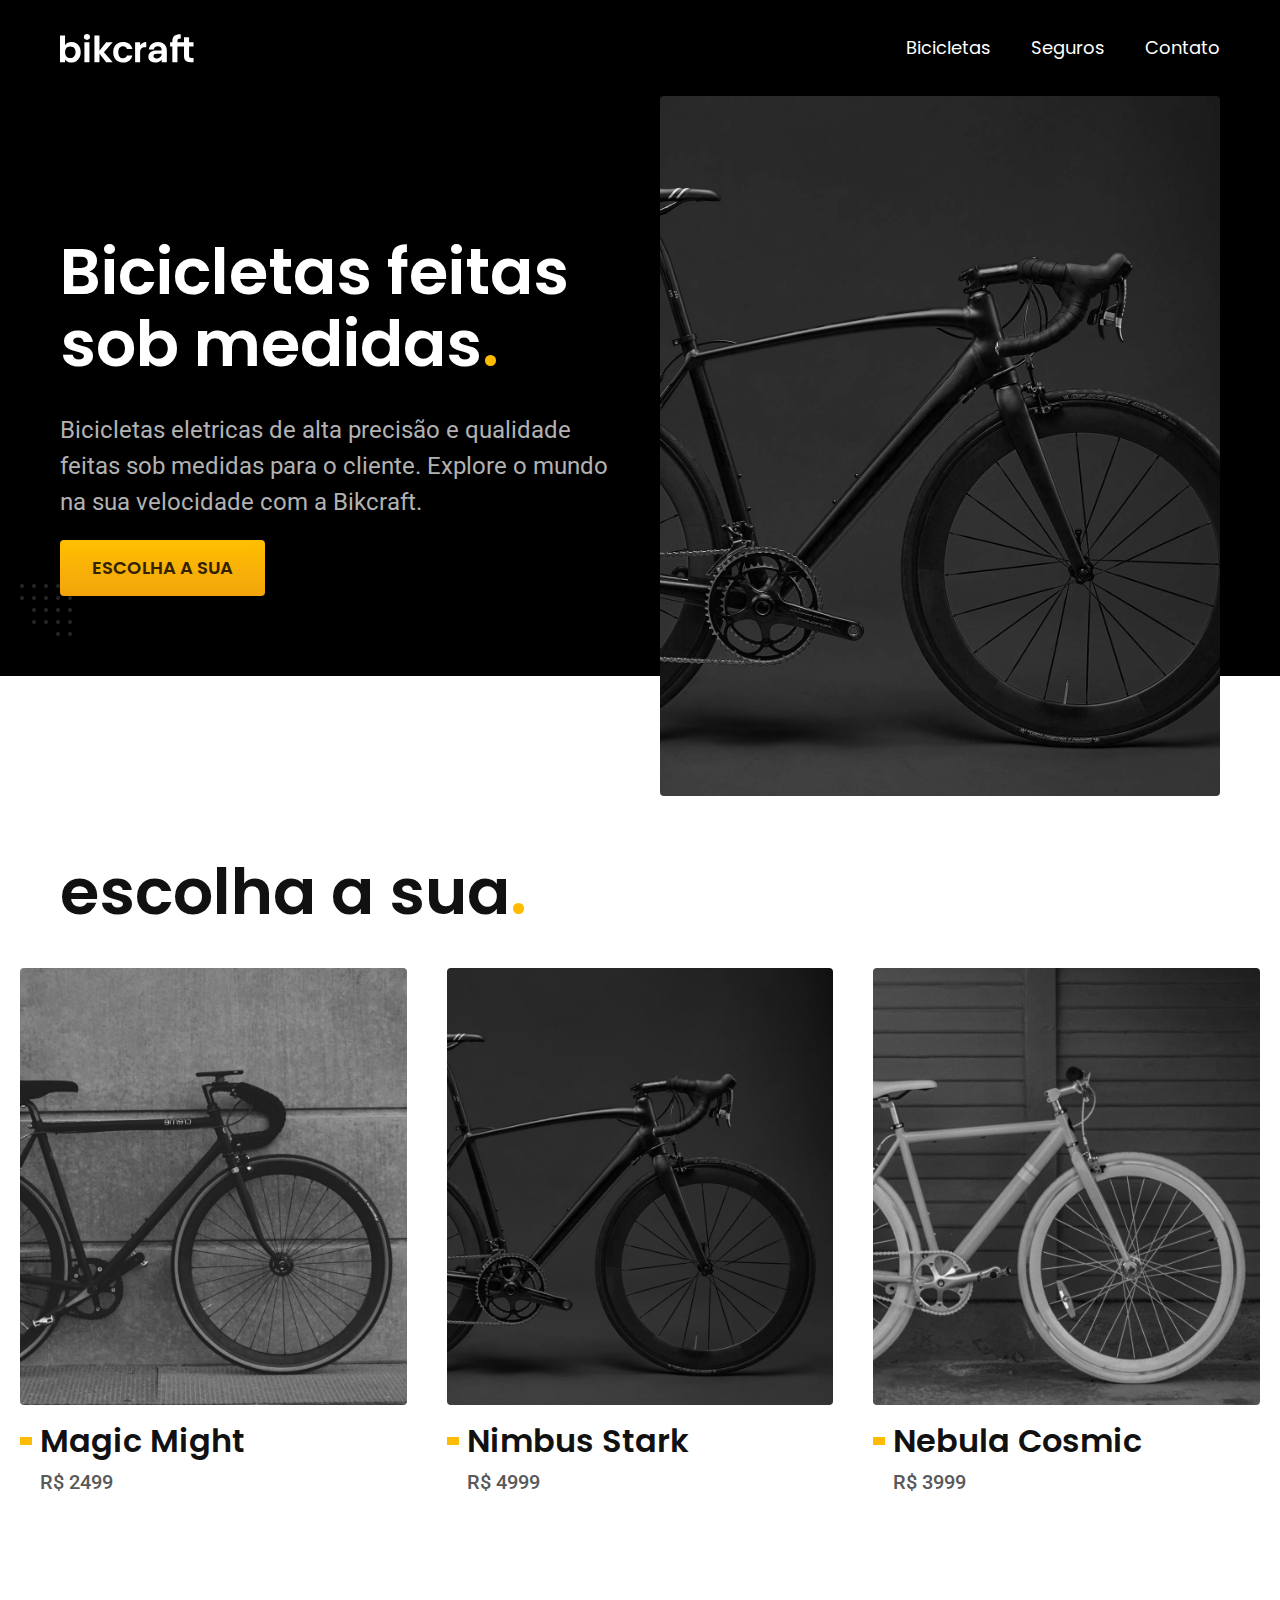
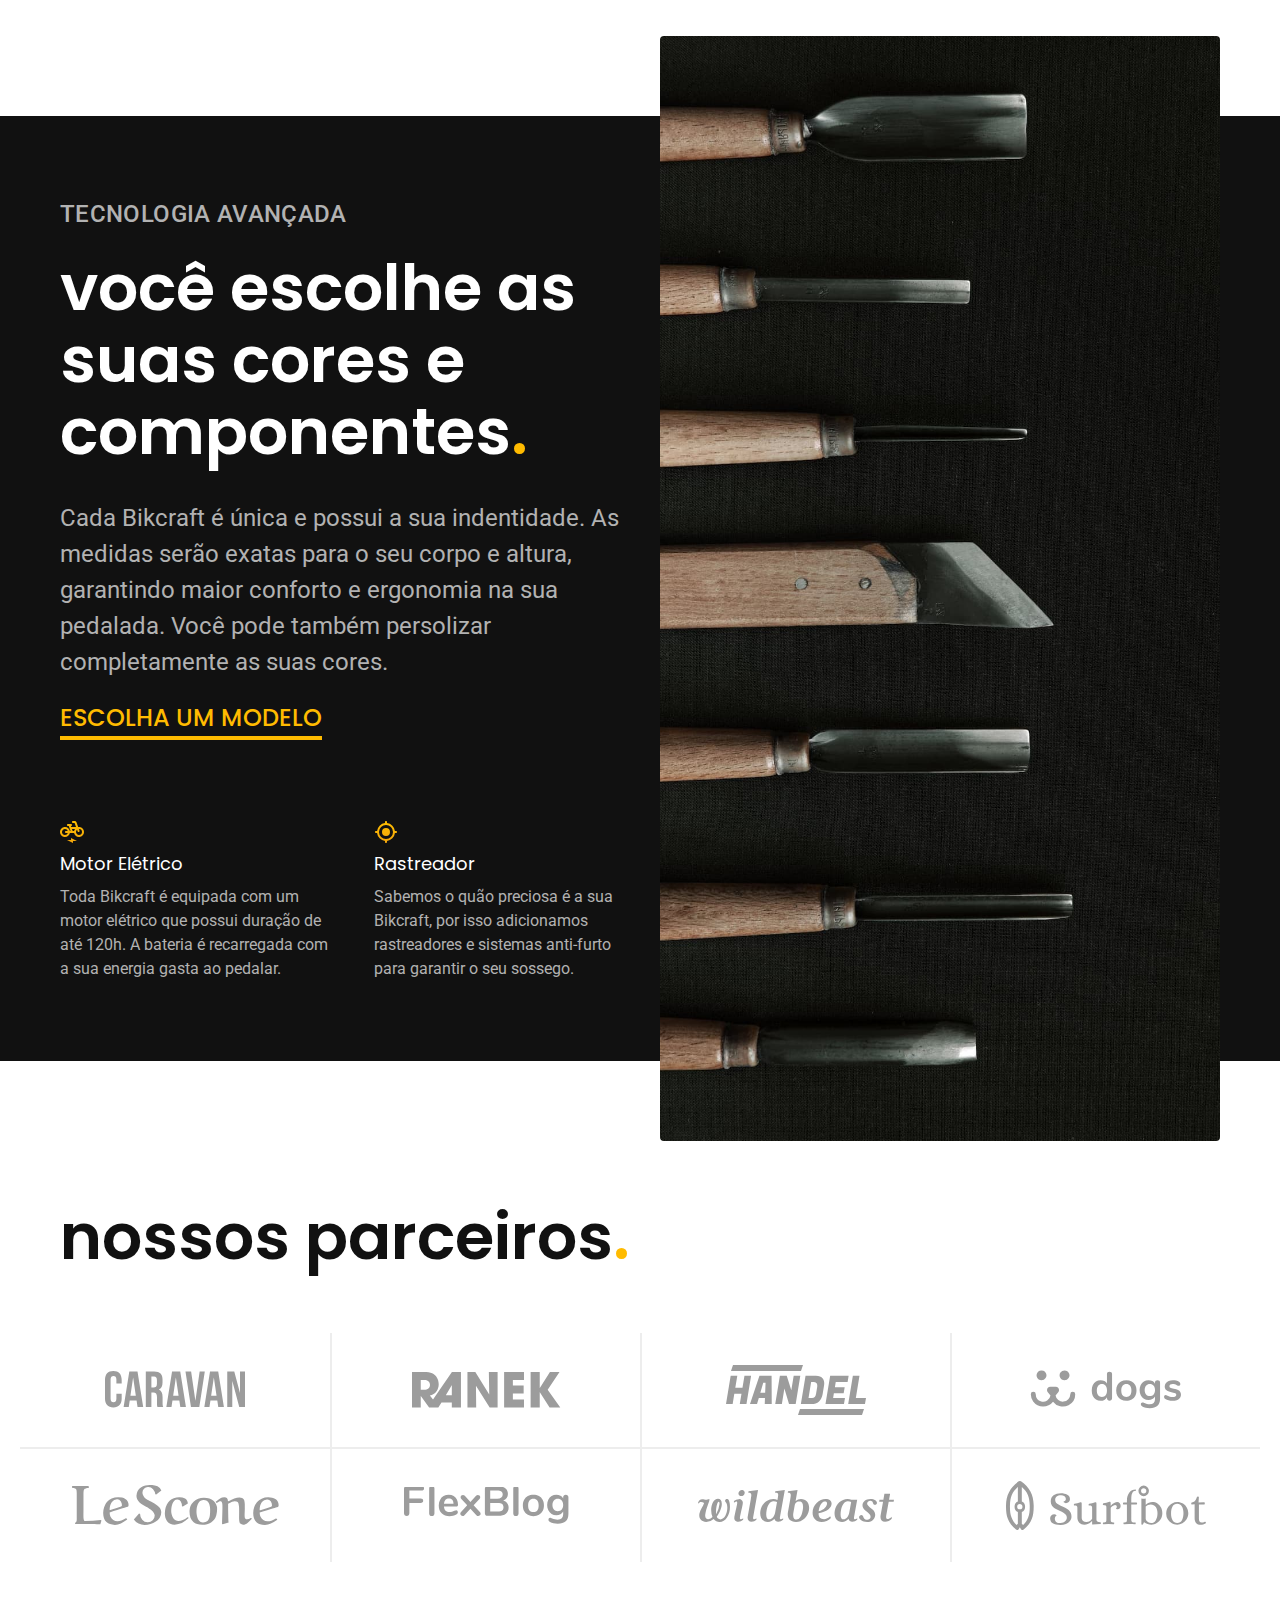
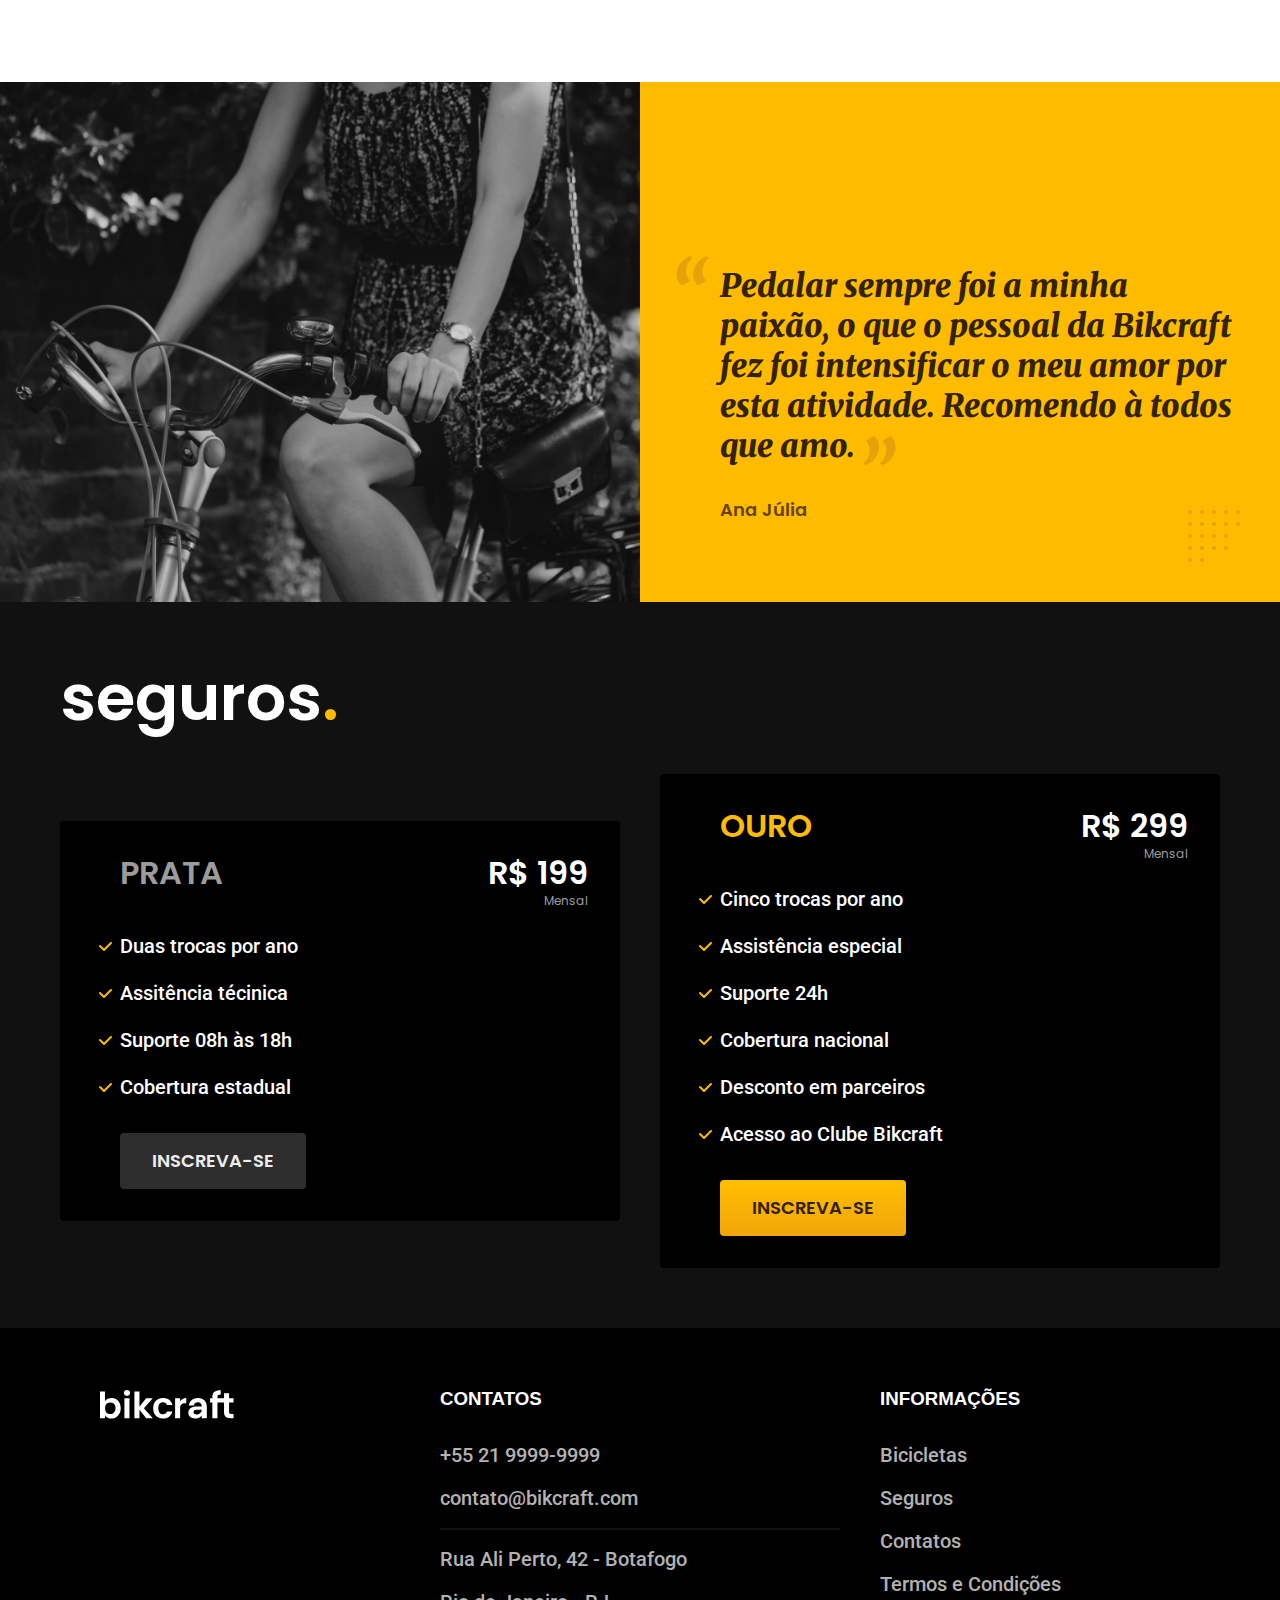
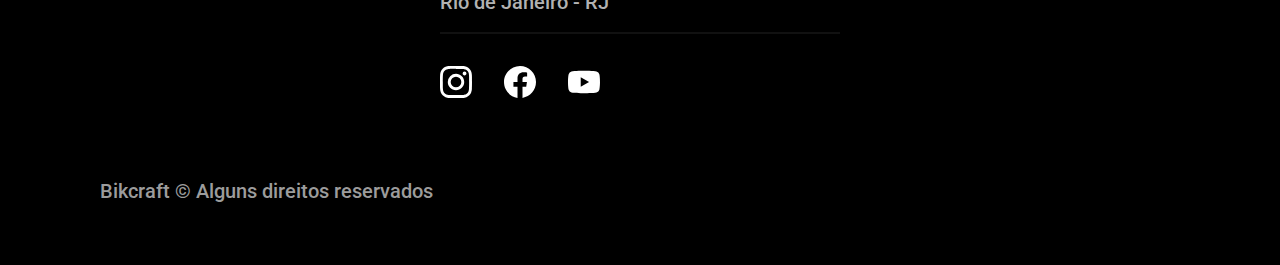
<file: index.html>
<!DOCTYPE html>
<html lang="pt-br">

<head>
  <meta charset="UTF-8">
  <meta http-equiv="X-UA-Compatible" content="IE=edge">
  <meta name="viewport" content="width=device-width, initial-scale=1.0">
  <title>Bikcraft - Bicicletas Eletricas</title>
  <meta name="description" content="Bicicletas eletricas de alta precisão e qualidade
  feitas sob medidas para o cliente. Explore o
  mundo na sua velocidade com a Bikcraft.">

  <link rel="icon" href="favicon.svg" type="image/svg+xml">
  <link rel="preload" href="./css/style.min.css" as="style">
  <link rel="stylesheet" href="./css/style.min.css">

  <link rel="preconnect" href="https://fonts.googleapis.com">
  <link rel="preconnect" href="https://fonts.gstatic.com" crossorigin>
  <link href="https://fonts.googleapis.com/css2?family=Merriweather:ital,wght@1,900&family=Poppins:wght@400;600&family=Roboto:wght@400;500&display=swap" rel="stylesheet">

  <script>document.documentElement.classList.add('js');</script>
</head>

<body>

  <header class="header-bg">
    <div class="header container">
      <a href="./"><img src="img/bikcraft.svg" width="136" height="32" alt="Bikcraft"></a>

      <nav aria-label="primaria">
        <ul class="header-menu font-1-m cor-0">
          <li><a href="./bicicletas.html">Bicicletas</a></li>
          <li><a href="./seguros.html">Seguros</a></li>
          <li><a href="./contato.html">Contato</a></li>
        </ul>
      </nav>
    </div>
  </header>

  <main class="introducao-bg">
    <div class="introducao container">
      <div class="introducao-conteudo">
        <h1 class="font-1-xxl cor-0 fadeInDown" data-anime="200">Bicicletas feitas sob medidas<span class="cor-p1">.</span></h1>
        <p class="font-2-l cor-5 fadeInDown" data-anime="400">
          Bicicletas eletricas de alta precisão e qualidade
          feitas sob medidas para o cliente. Explore o
          mundo na sua velocidade com a Bikcraft.
        </p>
        <a class="botao fadeInDown" data-anime="600" href="./bicicletas.html">Escolha a sua
        </a>
      </div>
      <picture data-anime="800" class="fadeInDown">
        <source media="(max-width: 800px)" srcset="./img/bicicletas/nimbus.jpg">
        <img src="./img/fotos/introducao.jpg" width="1280" height="1600" alt="Bicicleta elétrica preta">
      </picture>
    </div>
  </main>

  <article class="bicicletas-lista">
    <h2 class=" container font-1-xxl">escolha a sua<span class="cor-p1">.</span></h2>
    <ul>
      <li>
        <a href="./bicicletas/magic.html">
          <img src="img/bicicletas/magic-home.jpg" alt="Bicicleta preta" width="920" height="1040">
          <h3 class="font-1-xl">Magic Might</h3>
          <span class="font-2-m cor-8">R$ 2499</span>
        </a>
      </li>

      <li>
        <a href="./bicicletas/nimbus.html">
          <img src="img/bicicletas/nimbus-home.jpg" alt="Bicicleta preta" width="920" height="1040">
          <h3 class="font-1-xl">Nimbus Stark</h3>
          <span class="font-2-m cor-8">R$ 4999</span>
        </a>
      </li>

      <li>
        <a href="./bicicletas/nebula.html">
          <img src="img/bicicletas/nebula-home.jpg" alt="Bicicleta preta" width="920" height="1040">
          <h3 class="font-1-xl">Nebula Cosmic</h3>
          <span class="font-2-m cor-8">R$ 3999</span>
        </a>
      </li>

    </ul>
  </article>

  <article class="tecnologia-bg">
    <div class="tecnologia container">
      <div class="tecnologia-conteudo">
        <span class="font-2-l-b cor-5">Tecnologia Avançada</span>
        <h2 class="font-1-xxl cor-0">você escolhe as suas cores e componentes<span class="cor-p1">.</span></h2>
        <p class="font-2-l cor-5">
          Cada Bikcraft é única e possui a sua indentidade. As medidas serão exatas para o
          seu corpo e altura, garantindo maior conforto e ergonomia na sua pedalada. Você
          pode também persolizar completamente as suas cores.
        </p>
        <a class="link" href="./bicicletas.html">Escolha um modelo</a>

        <div class="tecnologia-vantagens">
          <div>
            <img src="img/icones/eletrica.svg" width="24" height="24" alt="">
            <h3 class="font-1-m cor-0">Motor Elétrico</h3>
            <p class="font-2-s cor-5">
              Toda Bikcraft é equipada com um motor elétrico que possui duração de até
              120h. A bateria é recarregada com a sua energia gasta ao pedalar.
            </p>
          </div>

          <div>
            <img src="img/icones/rastreador.svg" width="24" height="24" alt="">
            <h3 class="font-1-m cor-0">Rastreador</h3>
            <p class="font-2-s cor-5">
              Sabemos o quão preciosa é a sua Bikcraft, por isso adicionamos rastreadores e
              sistemas anti-furto para garantir o seu sossego.
            </p>
          </div>
        </div>
      </div>
      <div class="tecnologia-imagem">
        <img src="img/fotos/tecnologia.jpg" width="1200" height="1920" alt="">
      </div>

    </div>
  </article>

  <section class="parceiros" aria-label="Nossos Parceiros">
    <h2 class=" container font-1-xxl">nossos parceiros<span class="cor-p1">.</span></h2>
    <ul>
      <li><img src="img/parceiros/caravan.svg" alt="Caravan" width="140" height="38"></li>
      <li><img src="img/parceiros/ranek.svg" alt="Ranek" width="149" height="36"></li>
      <li><img src="img/parceiros/handel.svg" alt="Handel" width="140" height="50"></li>
      <li><img src="img/parceiros/dogs.svg" alt="Dogs" width="152" height="39"></li>
      <li><img src="img/parceiros/lescone.svg" alt="Lescone" width="208" height="41"></li>
      <li><img src="img/parceiros/flexblog.svg" alt="FlexBlog" width="165" height="38"></li>
      <li><img src="img/parceiros/wildbeast.svg" alt="Wildbeast" width="196" height="34"></li>
      <li><img src="img/parceiros/surfbot.svg" alt="Surfbot" width="200" height="49"></li>

    </ul>
  </section>

  <section class="depoimento" arial aria-label="Depoimento">
    <div>
      <img src="img/fotos/depoimento.jpg" width="1560" height="1360" alt="Pessoa pedalando uma bicicleta Bikcraft">
    </div>
    <div class="depoimento-conteudo">
      <blockquote class="font-1-xl cor-p5">
        <p>Pedalar sempre foi a minha paixão, o que o pessoal da
          Bikcraft fez foi intensificar o meu amor por esta atividade.
          Recomendo à todos que amo.
        </p>
      </blockquote>
      <span class="font-1-m-b cor-p4">Ana Júlia</span>
    </div>
  </section>

  <article class="seguros-bg">
    <div class="seguros container">
      <h2 class="font-1-xxl cor-0">seguros<span class="cor-p1">.</span></h2>
      <div class="seguros-item">
        <h3 class="font-1-xl cor-6">PRATA</h3>
        <span class="font-1-xl cor-0">R$ 199 <span class="font-1-xs cor-6">Mensal</span></span>
        <ul class="font-2-m cor-0">
          <li>Duas trocas por ano</li>
          <li>Assitência técinica</li>
          <li>Suporte 08h às 18h</li>
          <li>Cobertura estadual</li>
        </ul>
        <a class="botao secundario" href="./orcamento.html?tipo=seguro&produto=prata">Inscreva-se</a>
      </div>

      <div class="seguros-item">
        <h3 class="font-1-xl cor-p1">OURO</h3>
        <span class="font-1-xl cor-0">R$ 299 <span class="font-1-xs cor-6">Mensal</span></span>
        <ul class="font-2-m cor-0">
          <li>Cinco trocas por ano</li>
          <li>Assistência especial</li>
          <li>Suporte 24h</li>
          <li>Cobertura nacional</li>
          <li>Desconto em parceiros</li>
          <li>Acesso ao Clube Bikcraft</li>
        </ul>
        <a class="botao" href="./orcamento.html?tipo=seguro&produto=ouro">Inscreva-se</a>
      </div>
    </div>
  </article>

  <footer class="footer-bg">
    <div class="footer-container">
      <img class="img" src="img/bikcraft.svg" width="136" height="32" alt="Bikcraft">
      <div class="footer-contato">
        <h3 class="font-2-1-b cor-0">CONTATOS</h3>
        <ul class="font-2-m cor-5">
          <li><a href="tel:+552199999999">+55 21 9999-9999</a></li>
          <li><a href="mailto:contato@bikcraft.com">contato@bikcraft.com</a></li>
          <li>Rua Ali Perto, 42 - Botafogo</li>
          <li>Rio de Janeiro - RJ</li>
        </ul>
        <div class="footer-redes">
          <a href="./">
            <img src="img/redes/instagram.svg" width="32" height="32" alt="Instagram">
          </a>
          <a href="./">
            <img src="img/redes/facebook.svg" width="32" height="32" alt="Facebook">
          </a>
          <a href="./">
            <img src="img/redes/youtube.svg" width="32" height="32" alt="Youtube">
          </a>
        </div>
      </div>
      <div class="footer-informacoes">
        <h3 class="font-2-1-b cor-0">INFORMAÇÕES</h3>
        <nav>
          <ul class="font-2-m cor-5">
            <li><a href="./bicicletas.html">Bicicletas</a></li>
            <li><a href="./seguros.html">Seguros</a></li>
            <li><a href="./contato.html">Contatos</a></li>
            <li><a href="./termos.html">Termos e Condições</a></li>
          </ul>
        </nav>
      </div>
      <p class=" footer-copy font-2-m cor-6">Bikcraft © Alguns direitos reservados</p>
    </div>
  </footer>
  <script src="js/pluguins/simple-anime.js"></script>
  <script src="./js/script.js"></script>
</body>

</html>
</file>
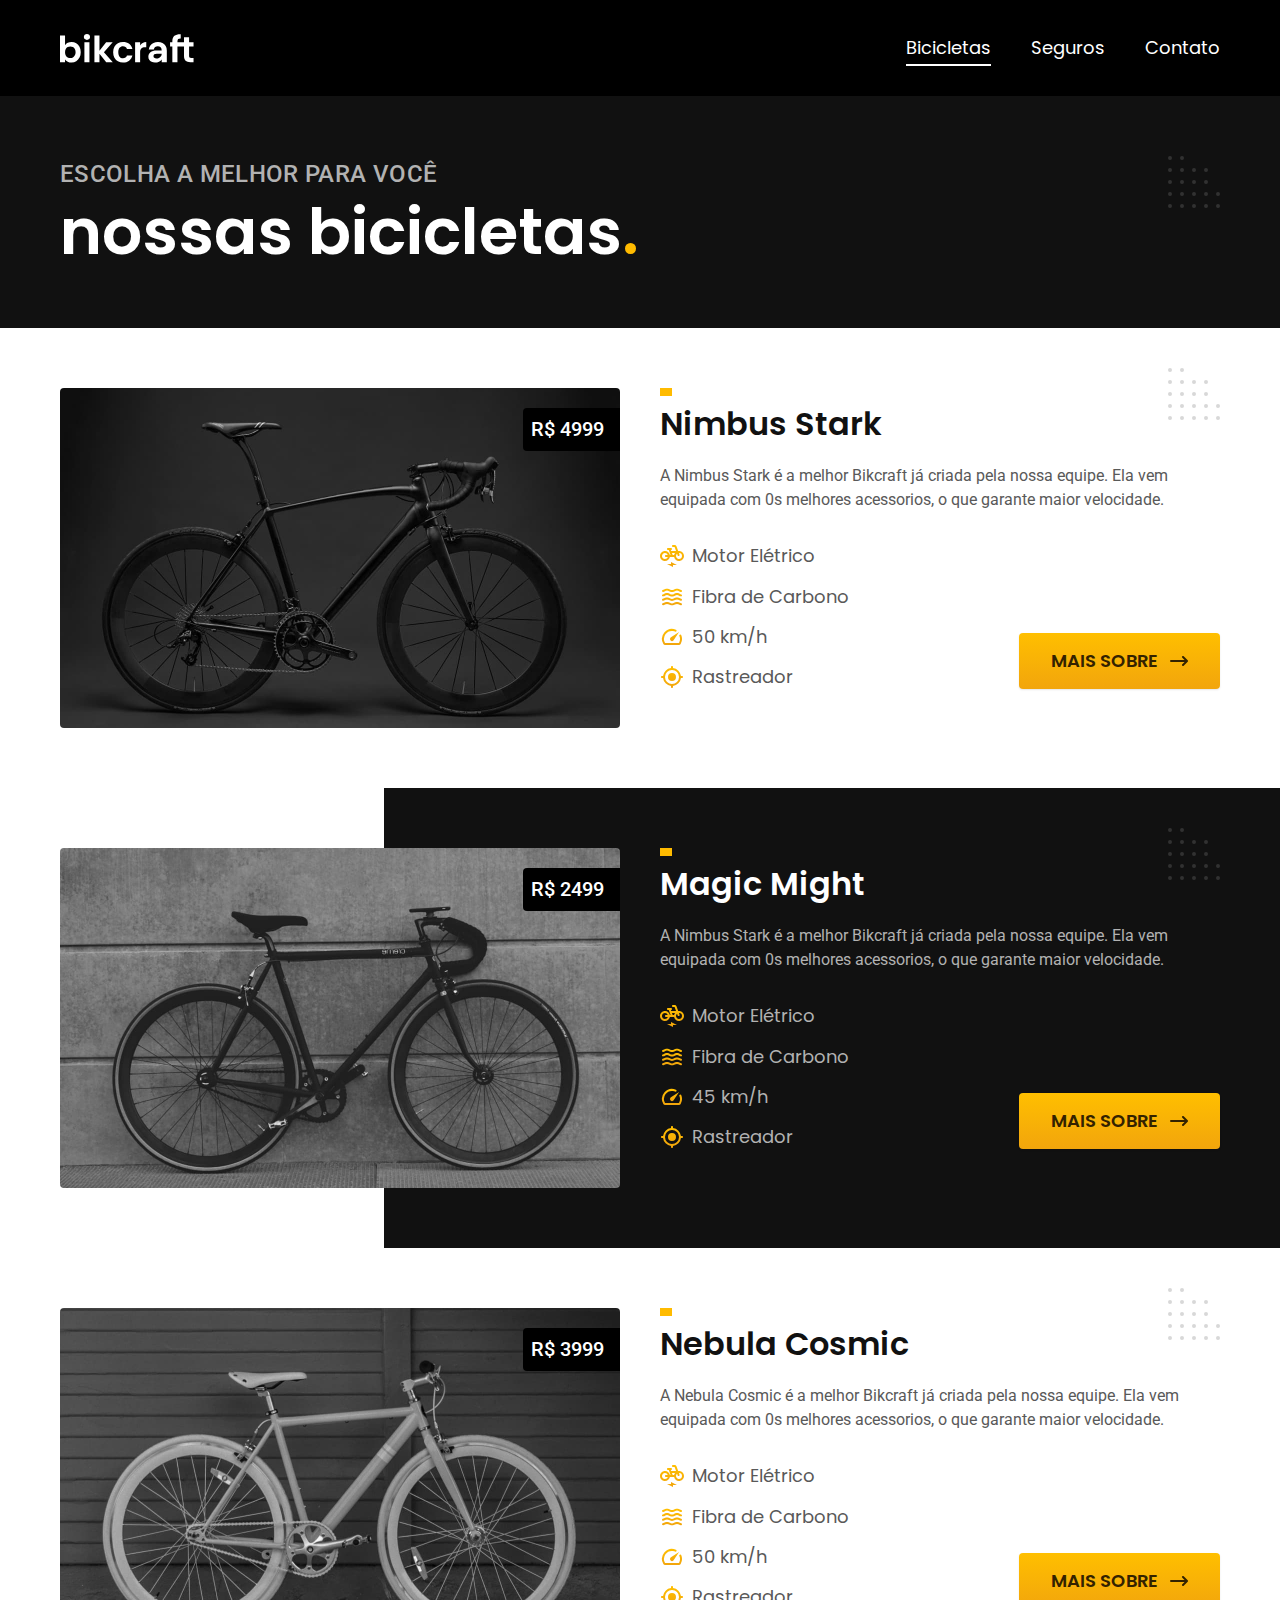
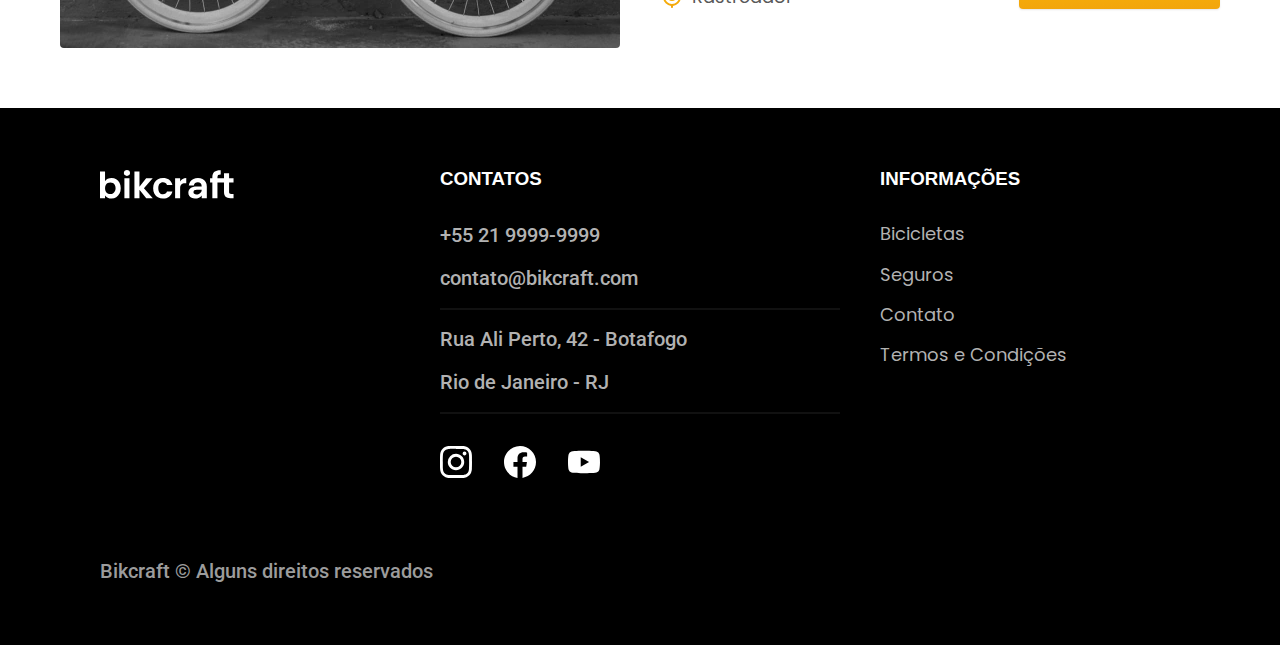
<file: bicicletas.html>
<!DOCTYPE html>
<html lang="pt-br">

<head>
  <meta charset="UTF-8">
  <meta http-equiv="X-UA-Compatible" content="IE=edge">
  <meta name="viewport" content="width=device-width, initial-scale=1.0">
  <title>Bicicletas | Bikcraft</title>
  <meta name="description" content="Termos e Condições.">
  <link rel="icon" href="favicon.svg" type="image/svg+xml">
  <link rel="preload" href="./css/style.min.css" as="style">
  <link rel="stylesheet" href="./css/style.min.css">
  <link rel="preconnect" href="https://fonts.googleapis.com">
  <link rel="preconnect" href="https://fonts.gstatic.com" crossorigin>
  <link href="https://fonts.googleapis.com/css2?family=Merriweather:ital,wght@1,900&family=Poppins:wght@400;600&family=Roboto:wght@400;500&display=swap" rel="stylesheet">
  <script>document.documentElement.classList.add('js');</script>
</head>

<body id="bicicletas">

  <header class="header-bg">
    <div class="header container">
      <a href="./"><img src="img/bikcraft.svg" alt="Bikcraft"></a>

      <nav aria-label="primaria">
        <ul class="header-menu font-1-m cor-0">
          <li><a href="./bicicletas.html">Bicicletas</a></li>
          <li><a href="./seguros.html">Seguros</a></li>
          <li><a href="./contato.html">Contato</a></li>
        </ul>
      </nav>
    </div>
  </header>

  <main>
    <div class="titulo-bg">
      <div class="titulo container">
        <p class="font-2-l-b cor-5">Escolha a melhor para você</p>
        <h1 class="font-1-xxl cor-0">nossas bicicletas<span class="cor-p1">.</span></h1>
      </div>
    </div>

    <div class="bicicletas-bg">
      <div class="bicicletas container">
        <div class="bicicletas-imagem">
          <img src="img/bicicletas/nimbus.jpg" alt="Bicicleta preta">
          <span class="font-2-m cor-0">R$ 4999</span>
        </div>
        <div class="bicicletas-conteudo">
          <h2 class="font-1-xl">Nimbus Stark</h2>
          <p class="font-2-s cor-8">A Nimbus Stark é a melhor Bikcraft já criada pela nossa equipe. Ela vem equipada com 0s melhores acessorios, o que garante maior velocidade.</p>
          <ul class="font-1-m cor-8">
            <li><img src="img/icones/eletrica.svg" alt="">Motor Elétrico</li>

            <li><img src="img/icones/carbono.svg" alt="">Fibra de Carbono</li>

            <li><img src="img/icones/velocidade.svg" alt="">50 km/h</li>

            <li><img src="img/icones/rastreador.svg" alt="">Rastreador</li>
          </ul>
          <a class="botao seta" href="bicicletas/nimbus.html">Mais Sobre</a>
        </div>
      </div>
    </div>

    <div class="bicicletas-bg">
      <div class="bicicletas container">
        <div class="bicicletas-imagem">
          <img src="img/bicicletas/magic.jpg" alt="Bicicleta preta">
          <span class="font-2-m cor-0">R$ 2499</span>
        </div>
        <div class="bicicletas-conteudo">
          <h2 class="font-1-xl cor-0">Magic Might</h2>
          <p class="font-2-s cor-5">A Nimbus Stark é a melhor Bikcraft já criada pela nossa equipe. Ela vem equipada com 0s melhores acessorios, o que garante maior velocidade.</p>
          <ul class="font-1-m cor-5">
            <li><img src="img/icones/eletrica.svg" alt="">Motor Elétrico</li>

            <li><img src="img/icones/carbono.svg" alt="">Fibra de Carbono</li>

            <li><img src="img/icones/velocidade.svg" alt="">45 km/h</li>

            <li><img src="img/icones/rastreador.svg" alt="">Rastreador</li>
          </ul>
          <a class="botao seta" href="bicicletas/magic.html">Mais Sobre</a>
        </div>
      </div>
    </div>

    <div class="bicicletas-bg">
      <div class="bicicletas container">
        <div class="bicicletas-imagem">
          <img src="img/bicicletas/nebula.jpg" alt="Bicicleta preta">
          <span class="font-2-m cor-0">R$ 3999</span>
        </div>
        <div class="bicicletas-conteudo">
          <h2 class="font-1-xl">Nebula Cosmic</h2>
          <p class="font-2-s cor-8">A Nebula Cosmic é a melhor Bikcraft já criada pela nossa equipe. Ela vem equipada com 0s melhores acessorios, o que garante maior velocidade.</p>
          <ul class="font-1-m cor-8">
            <li><img src="img/icones/eletrica.svg" alt="">Motor Elétrico</li>

            <li><img src="img/icones/carbono.svg" alt="">Fibra de Carbono</li>

            <li><img src="img/icones/velocidade.svg" alt="">50 km/h</li>

            <li><img src="img/icones/rastreador.svg" alt="">Rastreador</li>
          </ul>
          <a class="botao seta" href="bicicletas/nebula.html">Mais Sobre</a>
        </div>
      </div>
    </div>
  </main>

  <footer class="footer-bg">
    <div class="footer-container">
      <img class="img" src="img/bikcraft.svg" alt="Bikcraft">
      <div class="footer-contato">
        <h3 class="font-2-1-b cor-0">CONTATOS</h3>
        <ul class="font-2-m cor-5">
          <li><a href="tel:+552199999999">+55 21 9999-9999</a></li>
          <li><a href="mailto:contato@bikcraft.com">contato@bikcraft.com</a></li>
          <li>Rua Ali Perto, 42 - Botafogo</li>
          <li>Rio de Janeiro - RJ</li>
        </ul>

        <div class="footer-redes">
          <a href="./">
            <img src="img/redes/instagram.svg" alt="Instagram">
          </a>
          <a href="./">
            <img src="img/redes/facebook.svg" alt="Facebook">
          </a>
          <a href="./">
            <img src="img/redes/youtube.svg" alt="Youtube">
          </a>
        </div>

      </div>

      <div class="footer-informacoes">
        <h3 class="font-2-1-b cor-0">INFORMAÇÕES</h3>
        <nav>
          <ul class="font-1-m cor-5">
            <li><a href="./bicicletas.html">Bicicletas</a></li>
            <li><a href="./seguros.html">Seguros</a></li>
            <li><a href="./contato.html">Contato</a></li>
            <li><a href="./termos.html">Termos e Condições</a></li>
          </ul>
        </nav>
      </div>
      <p class=" footer-copy font-2-m cor-6">Bikcraft © Alguns direitos reservados</p>
    </div>
  </footer>
  <script src="./js/script.js"></script>
</body>

</html>
</file>
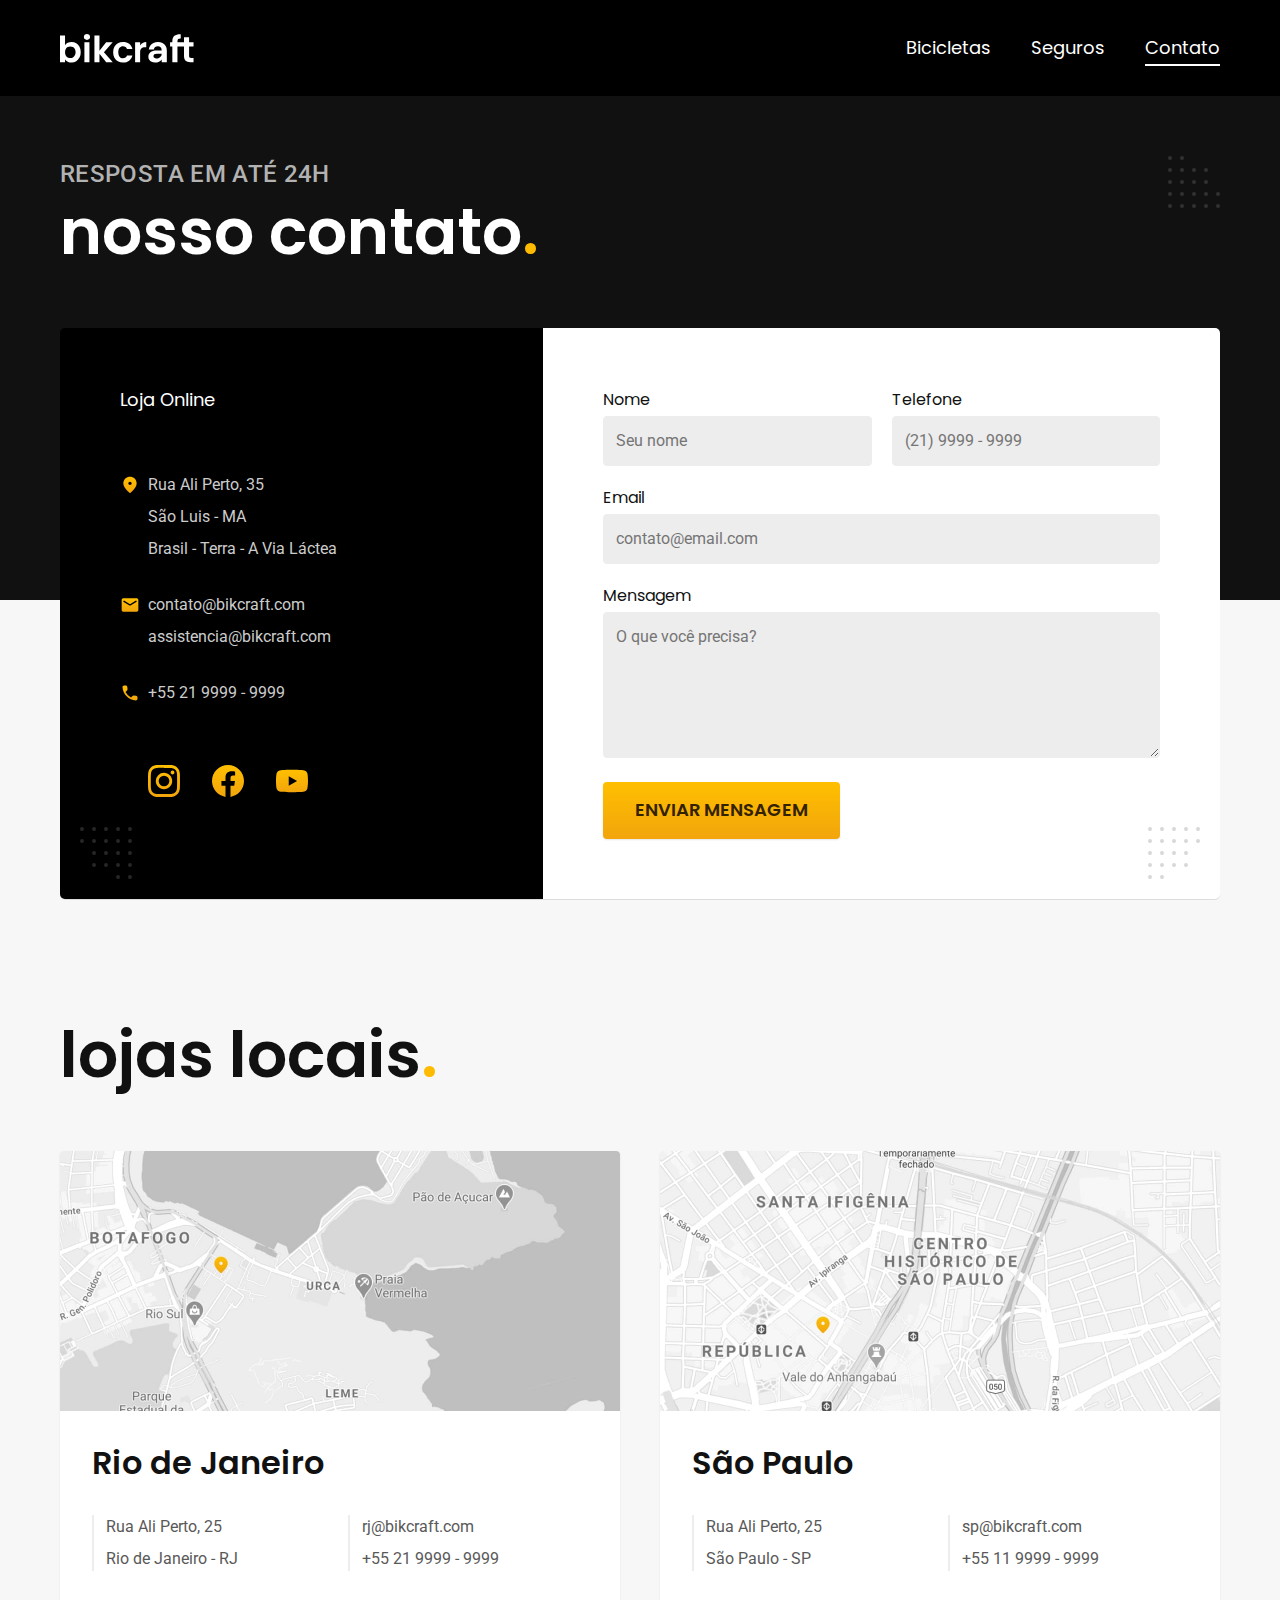
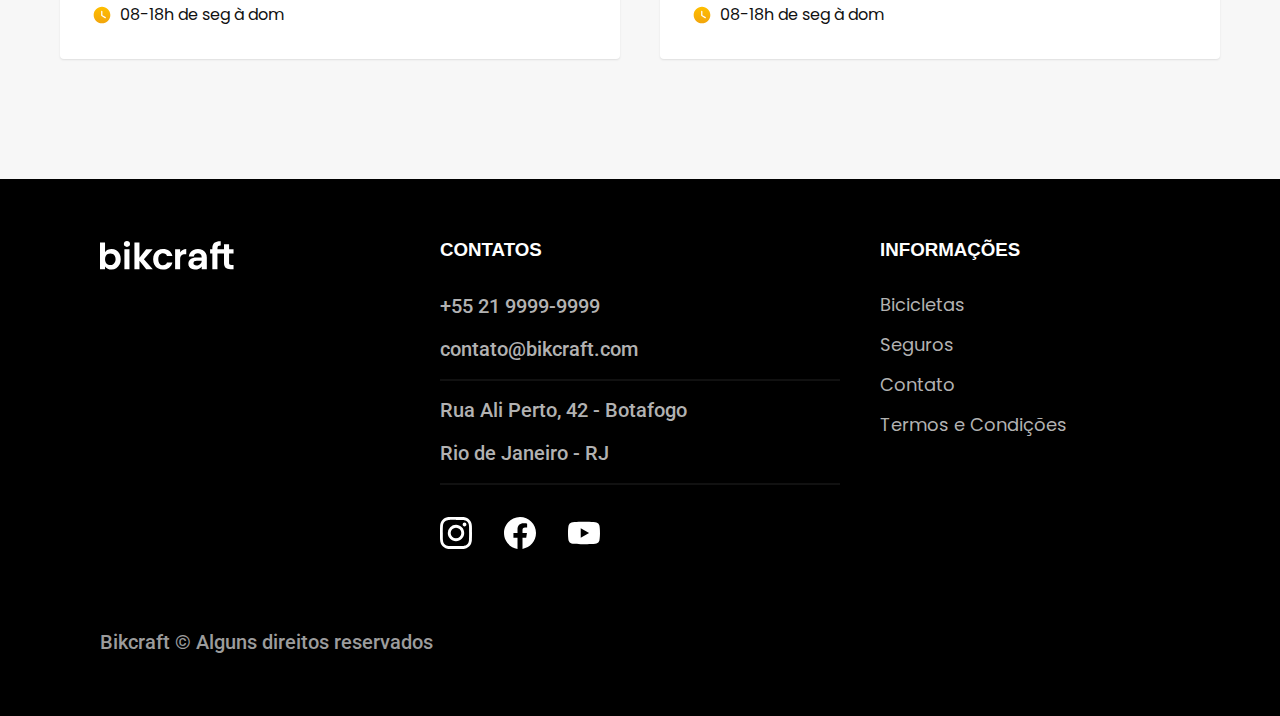
<file: contato.html>
<!DOCTYPE html>
<html lang="pt-br">

<head>
  <meta charset="UTF-8">
  <meta http-equiv="X-UA-Compatible" content="IE=edge">
  <meta name="viewport" content="width=device-width, initial-scale=1.0">
  <title>Contato | Bikcraft</title>
  <meta name="description" content="Termos e Condições.">
  <link rel="icon" href="favicon.svg" type="image/svg+xml">
  <link rel="preload" href="./css/style.min.css" as="style">
  <link rel="stylesheet" href="./css/style.min.css">
  <link rel="preconnect" href="https://fonts.googleapis.com">
  <link rel="preconnect" href="https://fonts.gstatic.com" crossorigin>
  <link href="https://fonts.googleapis.com/css2?family=Merriweather:ital,wght@1,900&family=Poppins:wght@400;600&family=Roboto:wght@400;500&display=swap" rel="stylesheet">
  <script>document.documentElement.classList.add('js');</script>
</head>

<body id="contato">

  <header class="header-bg">
    <div class="header container">
      <a href="./"><img src="img/bikcraft.svg" alt="Bikcraft"></a>

      <nav aria-label="primaria">
        <ul class="header-menu font-1-m cor-0">
          <li><a href="./bicicletas.html">Bicicletas</a></li>
          <li><a href="./seguros.html">Seguros</a></li>
          <li><a href="./contato.html">Contato</a></li>
        </ul>
      </nav>
    </div>
  </header>

  <main>
    <div class="titulo-bg">
      <div class="titulo container">
        <p class="font-2-l-b cor-5">Resposta em até 24h</p>
        <h1 class="font-1-xxl cor-0">nosso contato<span class="cor-p1">.</span></h1>
      </div>
    </div>

    <div class="contato container">
      <section class="contato-dados" aria-label="Endereço">
        <h2 class="font-1-m cor-0">Loja Online</h2>
        <div class="contato-endereco font-2-s cor-4">
          <p>Rua Ali Perto, 35</p>
          <p>São Luis - MA</p>
          <p>Brasil - Terra - A Via Láctea</p>
        </div>
        <address class="contato-meios font-2-s cor-4">
          <a href="mailto:contato@bikcraft.com">contato@bikcraft.com</a>
          <a href="mailto:assistencia@bikcraft.com">assistencia@bikcraft.com</a>
          <a href="tel:+552199999999">+55 21 9999 - 9999</a>
        </address>
        <div class="contato-redes">
          <a href="./">
            <img src="img/redes/instagram-p.svg" alt="Instagram">
          </a>
          <a href="./">
            <img src="img/redes/facebook-p.svg" alt="Facebook">
          </a>
          <a href="./">
            <img src="img/redes/youtube-p.svg" alt="Youtube">
          </a>
        </div>
      </section>
      <section class="contato-formulario" aria-label="Formulário">
        <form class="form" action="./contato.html">
          <div>
            <label for="nome">Nome</label>
            <input type="text" id="nome" name="nome" placeholder="Seu nome">
          </div>
          <div>
            <label for="telefone">Telefone</label>
            <input type="text" id="telefone" name="telefone" placeholder="(21) 9999 - 9999">
          </div>
          <div class="col-2">
            <label for="email">Email</label>
            <input type="email" id="email" name="email" placeholder="contato@email.com" required>
          </div>
          <div class="col-2">
            <label for="mensagem">Mensagem</label>
            <textarea rows="5" id="mensagem" name="email" placeholder="O que você precisa?"></textarea>
          </div>
          <button class="botao col-2">Enviar Mensagem</button>
        </form>
      </section>
    </div>
  </main>

  <article class="lojas container">
    <h2 class="font-1-xxl">lojas locais<span class="cor-p1">.</span></h2>
    <div class="lojas-item">
      <img src="./img/lojas/rj.jpg" alt="Mapa marcando endereço em Rua Ali Perto, 25 Rio de Janeiro - RJ ">
      <div class="lojas-conteudo">
        <h3 class="font-1-xl">Rio de Janeiro</h3>
        <div class="lojas-dados font-2-s cor-8">
          <p>Rua Ali Perto, 25</p>
          <p>Rio de Janeiro - RJ</p>
        </div>
        <div class="lojas-dados font-2-s cor-8">
          <a href="mailto:rj@bikcraft.com">rj@bikcraft.com</a>
          <a href="tel:+552199999999">+55 21 9999 - 9999</a>
        </div>
        <p class="lojas-tempo font-1-s"><img src="./img/icones/horario.svg">08-18h de seg à dom</p>
      </div>
    </div>

    <div class="lojas-item">
      <img src="./img/lojas/sp.jpg" alt="Mapa marcando endereço em Rua Ali Perto, 25 São Paulo - SP ">
      <div class="lojas-conteudo">
        <h3 class="font-1-xl">São Paulo</h3>
        <div class="lojas-dados font-2-s cor-8">
          <p>Rua Ali Perto, 25</p>
          <p>São Paulo - SP</p>
        </div>
        <div class="lojas-dados font-2-s cor-8">
          <a href="mailto:sp@bikcraft.com">sp@bikcraft.com</a>
          <a href="tel:+551199999999">+55 11 9999 - 9999</a>
        </div>
        <p class="lojas-tempo font-1-s"><img src="./img/icones/horario.svg">08-18h de seg à dom</p>
      </div>
    </div>
  </article>

  <footer class="footer-bg">
    <div class="footer-container">
      <img class="img" src="img/bikcraft.svg" alt="Bikcraft">
      <div class="footer-contato">
        <h3 class="font-2-1-b cor-0">CONTATOS</h3>
        <ul class="font-2-m cor-5">
          <li><a href="tel:+552199999999">+55 21 9999-9999</a></li>
          <li><a href="mailto:contato@bikcraft.com">contato@bikcraft.com</a></li>
          <li>Rua Ali Perto, 42 - Botafogo</li>
          <li>Rio de Janeiro - RJ</li>
        </ul>

        <div class="footer-redes">
          <a href="./">
            <img src="img/redes/instagram.svg" alt="Instagram">
          </a>
          <a href="./">
            <img src="img/redes/facebook.svg" alt="Facebook">
          </a>
          <a href="./">
            <img src="img/redes/youtube.svg" alt="Youtube">
          </a>
        </div>

      </div>

      <div class="footer-informacoes">
        <h3 class="font-2-1-b cor-0">INFORMAÇÕES</h3>
        <nav>
          <ul class="font-1-m cor-5">
            <li><a href="./bicicletas.html">Bicicletas</a></li>
            <li><a href="./seguros.html">Seguros</a></li>
            <li><a href="./contato.html">Contato</a></li>
            <li><a href="./termos.html">Termos e Condições</a></li>
          </ul>
        </nav>
      </div>
      <p class=" footer-copy font-2-m cor-6">Bikcraft © Alguns direitos reservados</p>
    </div>
  </footer>
  <script src="./js/script.js"></script>
  <script src="./js/formulario.js"></script>
</body>

</html>
</file>
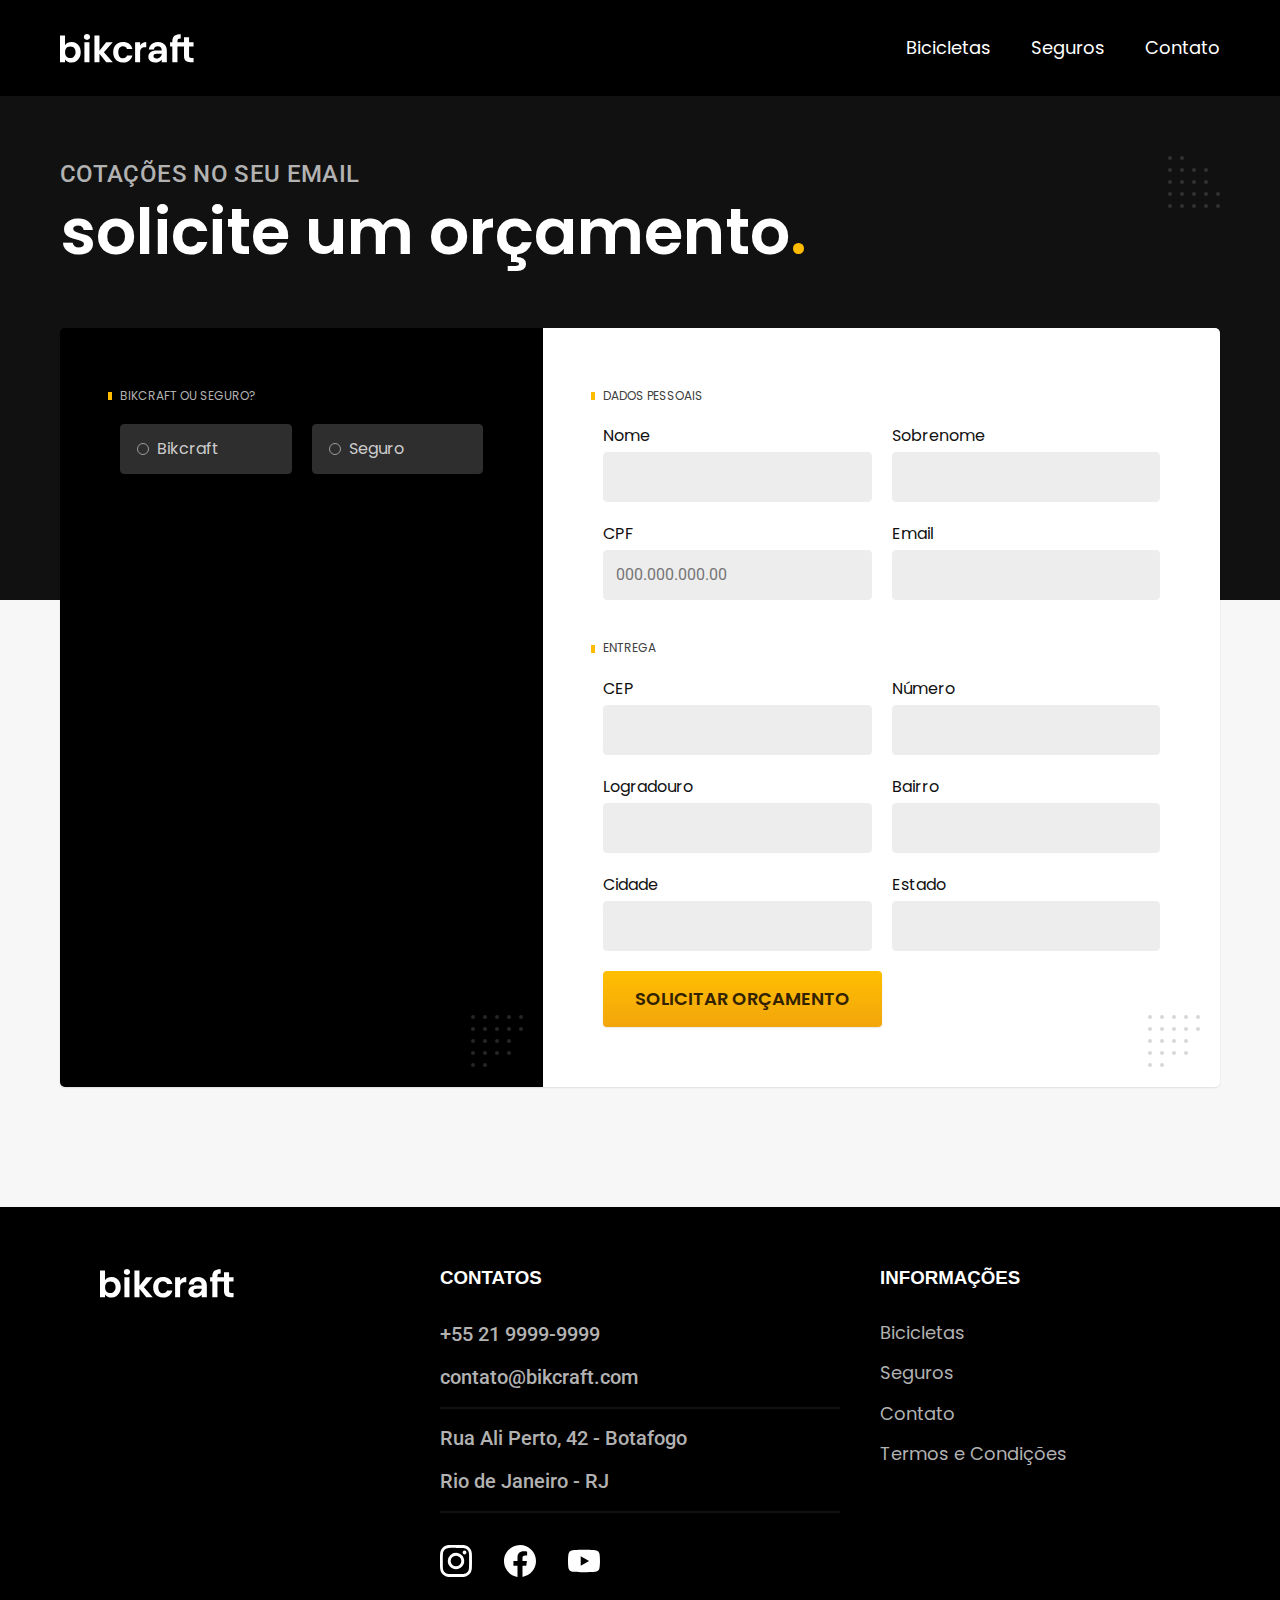
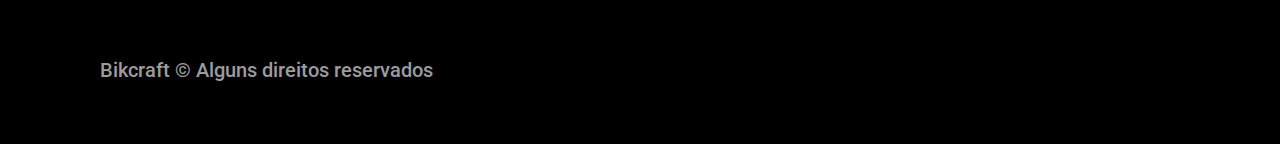
<file: orcamento.html>
<!DOCTYPE html>
<html lang="pt-br">

<head>
  <meta charset="UTF-8">
  <meta http-equiv="X-UA-Compatible" content="IE=edge">
  <meta name="viewport" content="width=device-width, initial-scale=1.0">
  <title>Orçamento | Bikcraft</title>
  <meta name="description" content="Termos e Condições.">
  <link rel="icon" href="favicon.svg" type="image/svg+xml">
  <link rel="preload" href="./css/style.min.css" as="style">
  <link rel="stylesheet" href="./css/style.min.css">
  <link rel="preconnect" href="https://fonts.googleapis.com">
  <link rel="preconnect" href="https://fonts.gstatic.com" crossorigin>
  <link href="https://fonts.googleapis.com/css2?family=Merriweather:ital,wght@1,900&family=Poppins:wght@400;600&family=Roboto:wght@400;500&display=swap" rel="stylesheet">
  <script>document.documentElement.classList.add('js');</script>
</head>

<body id="orcamento">

  <header class="header-bg">
    <div class="header container">
      <a href="./"><img src="img/bikcraft.svg" alt="Bikcraft"></a>

      <nav aria-label="primaria">
        <ul class="header-menu font-1-m cor-0">
          <li><a href="./bicicletas.html">Bicicletas</a></li>
          <li><a href="./seguros.html">Seguros</a></li>
          <li><a href="./contato.html">Contato</a></li>
        </ul>
      </nav>
    </div>
  </header>

  <main>
    <div class="titulo-bg">
      <div class="titulo container">
        <p class="font-2-l-b cor-5">Cotações no seu email</p>
        <h1 class="font-1-xxl cor-0">solicite um orçamento<span class="cor-p1">.</span></h1>
      </div>
    </div>

    <form class="orcamento container" action="./">
      <div class="orcamento-produto">
        <h2 class="font-1-xs cor-5">Bikcraft ou Seguro?</h2>

        <input type="radio" name="tipo" value="bikcraft" id="bikcraft">
        <label for="bikcraft">Bikcraft</label>

        <input type="radio" name="tipo" value="seguro" id="seguro">
        <label for="seguro">Seguro</label>

        <div class="orcamento-conteudo" id="orcamento-bikcraft">
          <h2 class="font-1-xs cor-5">Escolha a sua</h2>

          <input type="radio" name="produto" value="nimbus" id="nimbus">
          <label for="nimbus">Nimbus Stark <span>R$ 4999</span></label>
          <div class="orcamento-detalhes">
            <ul class="font-1-xs cor-8">
              <li><img src="./img/icones/eletrica.svg" alt="">Motor Elétrico</li>
              <li><img src="./img/icones/carbono.svg" alt="">Fibra de Carbono</li>
              <li><img src="./img/icones/velocidade.svg" alt="">50 km/h</li>
              <li><img src="./img/icones/rastreador.svg" alt="">Rastreador</li>
            </ul>
            <img src="./img/bicicletas/nimbus.jpg" alt="Bicicleta preta">
          </div>

          <input type="radio" name="produto" value="magic" id="magic">
          <label for="magic">Magic Might <span>R$ 2499</span></label>
          <div class="orcamento-detalhes">
            <ul class="font-1-xs cor-8">
              <li><img src="./img/icones/eletrica.svg" alt="">Motor Elétrico</li>
              <li><img src="./img/icones/carbono.svg" alt="">Fibra de Carbono</li>
              <li><img src="./img/icones/velocidade.svg" alt="">45 km/h</li>
              <li><img src="./img/icones/rastreador.svg" alt="">Rastreador</li>
            </ul>
            <img src="./img/bicicletas/magic.jpg" alt="Bicicleta preta">
          </div>

          <input type="radio" name="produto" value="nebula" id="nebula">
          <label for="nebula">Nebula Cosmic <span>R$ 3999</span></label>
          <div class="orcamento-detalhes">
            <ul class="font-1-xs cor-8">
              <li><img src="./img/icones/eletrica.svg" alt="">Motor Elétrico</li>
              <li><img src="./img/icones/carbono.svg" alt="">Fibra de Carbono</li>
              <li><img src="./img/icones/velocidade.svg" alt="">40 km/h</li>
              <li><img src="./img/icones/rastreador.svg" alt="">Rastreador</li>
            </ul>
            <img src="./img/bicicletas/nebula.jpg" alt="Bicicleta branca">
          </div>

        </div>
        <div class="orcamento-conteudo" id="orcamento-seguro">
          <h2 class="font-1-xs cor-5">Escolha o plano</h2>

          <input type="radio" name="produto" value="prata" id="prata">
          <label for="prata">Prata <span>R$ 199</span></label>

          <input type="radio" name="produto" value="ouro" id="ouro">
          <label for="ouro">Ouro <span>R$ 299</span></label>
        </div>
      </div>

      <div class="orcamento-dados form">
        <h2 class="font-1-xs cor-9 col-2">dados pessoais</h2>
        <div>
          <label for="sobrenome">Nome</label>
          <input type="text" id="sobrenome" name="sobrenome">
        </div>
        <div>
          <label for="sobrenome">Sobrenome</label>
          <input type="text" id="sobrenome" name="sobrenome">
        </div>

        <div class="">
          <label for="cpf">CPF</label>
          <input type="text" id="cpf" name="cpf" placeholder="000.000.000.00">
        </div>

        <div class="">
          <label for="email">Email</label>
          <input type="email" id="email" name="email" required>
        </div>

        <h2 class="font-1-xs cor-9 col-2">entrega</h2>

        <div>
          <label for="cep">CEP</label>
          <input type="text" id="cep" name="cep">
        </div>

        <div>
          <label for="numero">Número</label>
          <input type="text" id="numero" name="numero">
        </div>

        <div>
          <label for="logradouro">Logradouro</label>
          <input type="text" id="logradouro" name="logradouro">
        </div>

        <div>
          <label for="bairro">Bairro</label>
          <input type="text" id="bairro" name="bairro">
        </div>

        <div>
          <label for="cidade">Cidade</label>
          <input type="text" id="cidade" name="cidade">
        </div>

        <div>
          <label for="estado">Estado</label>
          <input type="text" id="estado" name="estado">
        </div>

        <button class="botao col-2">Solicitar Orçamento</button>



      </div>
    </form>
  </main>

  <footer class="footer-bg">
    <div class="footer-container">
      <img class="img" src="img/bikcraft.svg" alt="Bikcraft">
      <div class="footer-contato">
        <h3 class="font-2-1-b cor-0">CONTATOS</h3>
        <ul class="font-2-m cor-5">
          <li><a href="tel:+552199999999">+55 21 9999-9999</a></li>
          <li><a href="mailto:contato@bikcraft.com">contato@bikcraft.com</a></li>
          <li>Rua Ali Perto, 42 - Botafogo</li>
          <li>Rio de Janeiro - RJ</li>
        </ul>

        <div class="footer-redes">
          <a href="./">
            <img src="img/redes/instagram.svg" alt="Instagram">
          </a>
          <a href="./">
            <img src="img/redes/facebook.svg" alt="Facebook">
          </a>
          <a href="./">
            <img src="img/redes/youtube.svg" alt="Youtube">
          </a>
        </div>

      </div>

      <div class="footer-informacoes">
        <h3 class="font-2-1-b cor-0">INFORMAÇÕES</h3>
        <nav>
          <ul class="font-1-m cor-5">
            <li><a href="./bicicletas.html">Bicicletas</a></li>
            <li><a href="./seguros.html">Seguros</a></li>
            <li><a href="./contato.html">Contato</a></li>
            <li><a href="./termos.html">Termos e Condições</a></li>
          </ul>
        </nav>
      </div>
      <p class=" footer-copy font-2-m cor-6">Bikcraft © Alguns direitos reservados</p>
    </div>
  </footer>
  <script src="./js/script.js"></script>
  <script src="./js/formulario.js"></script>
</body>

</html>
</file>
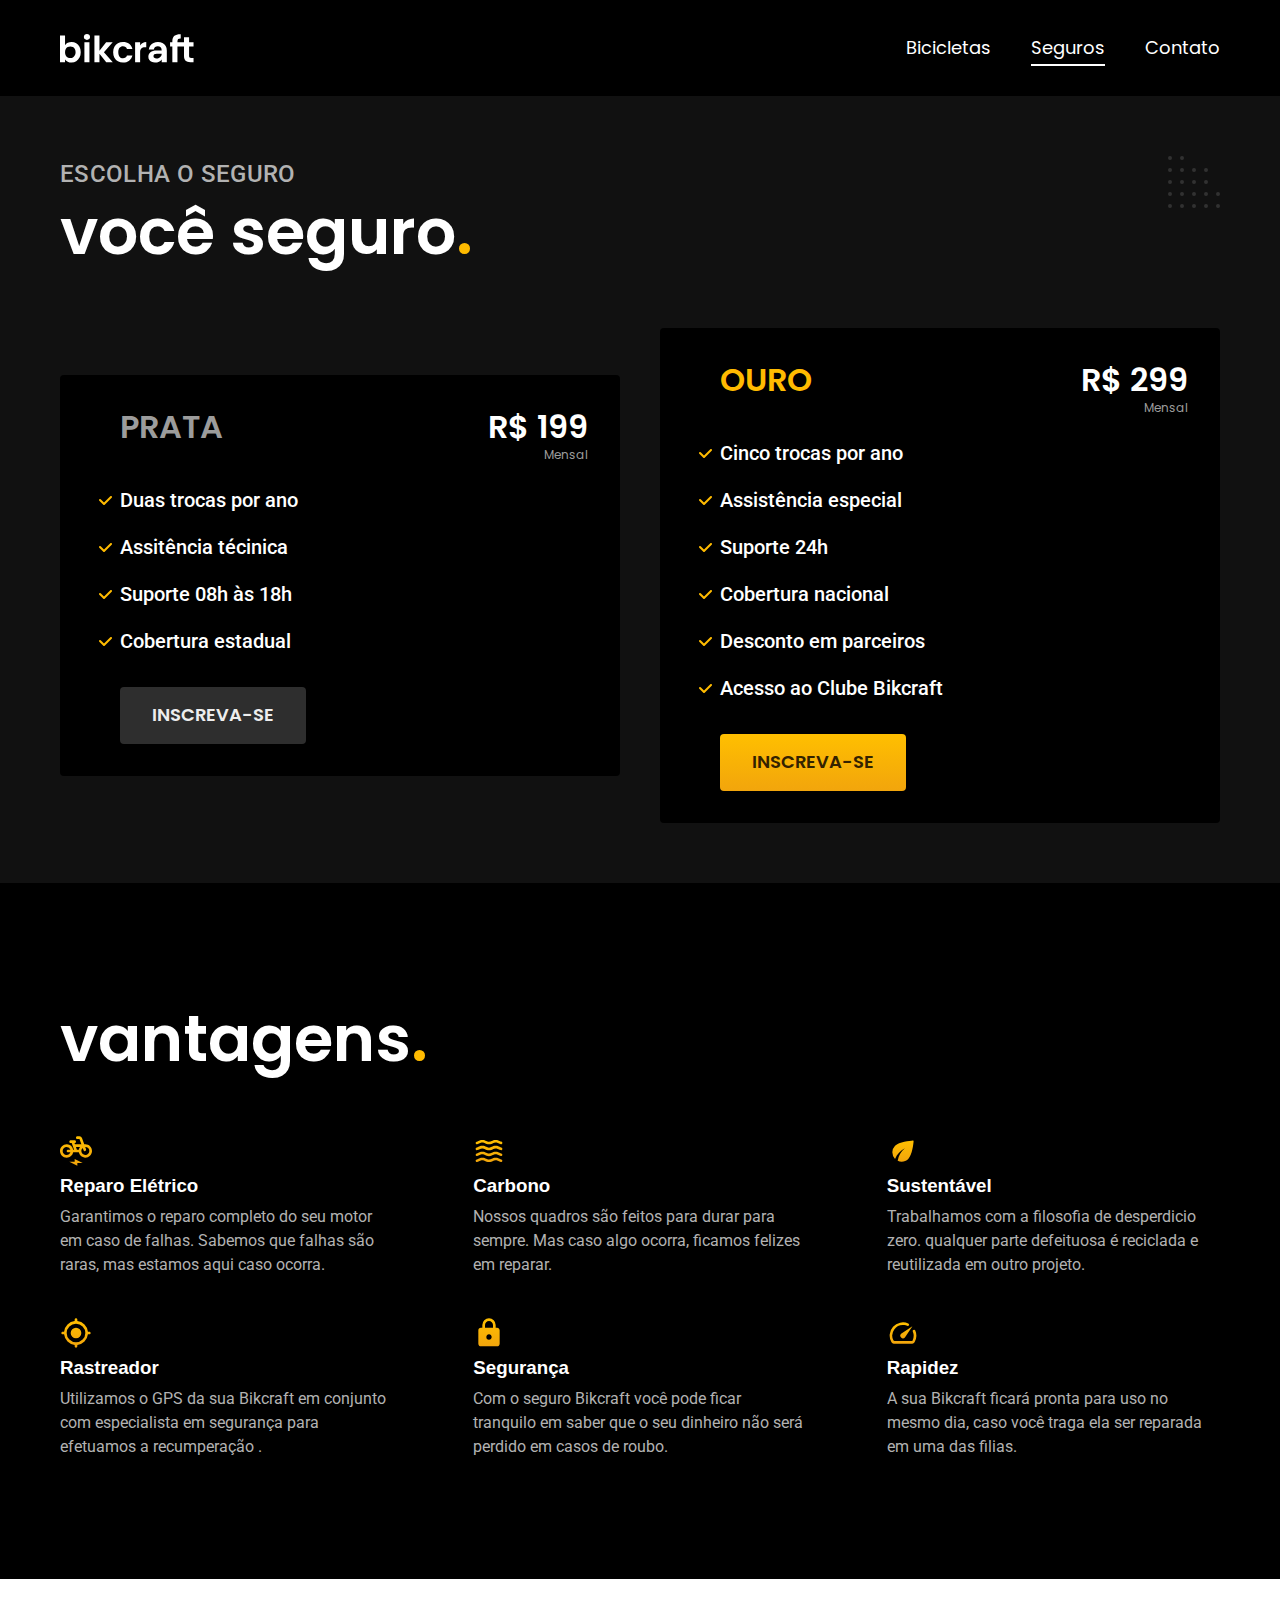
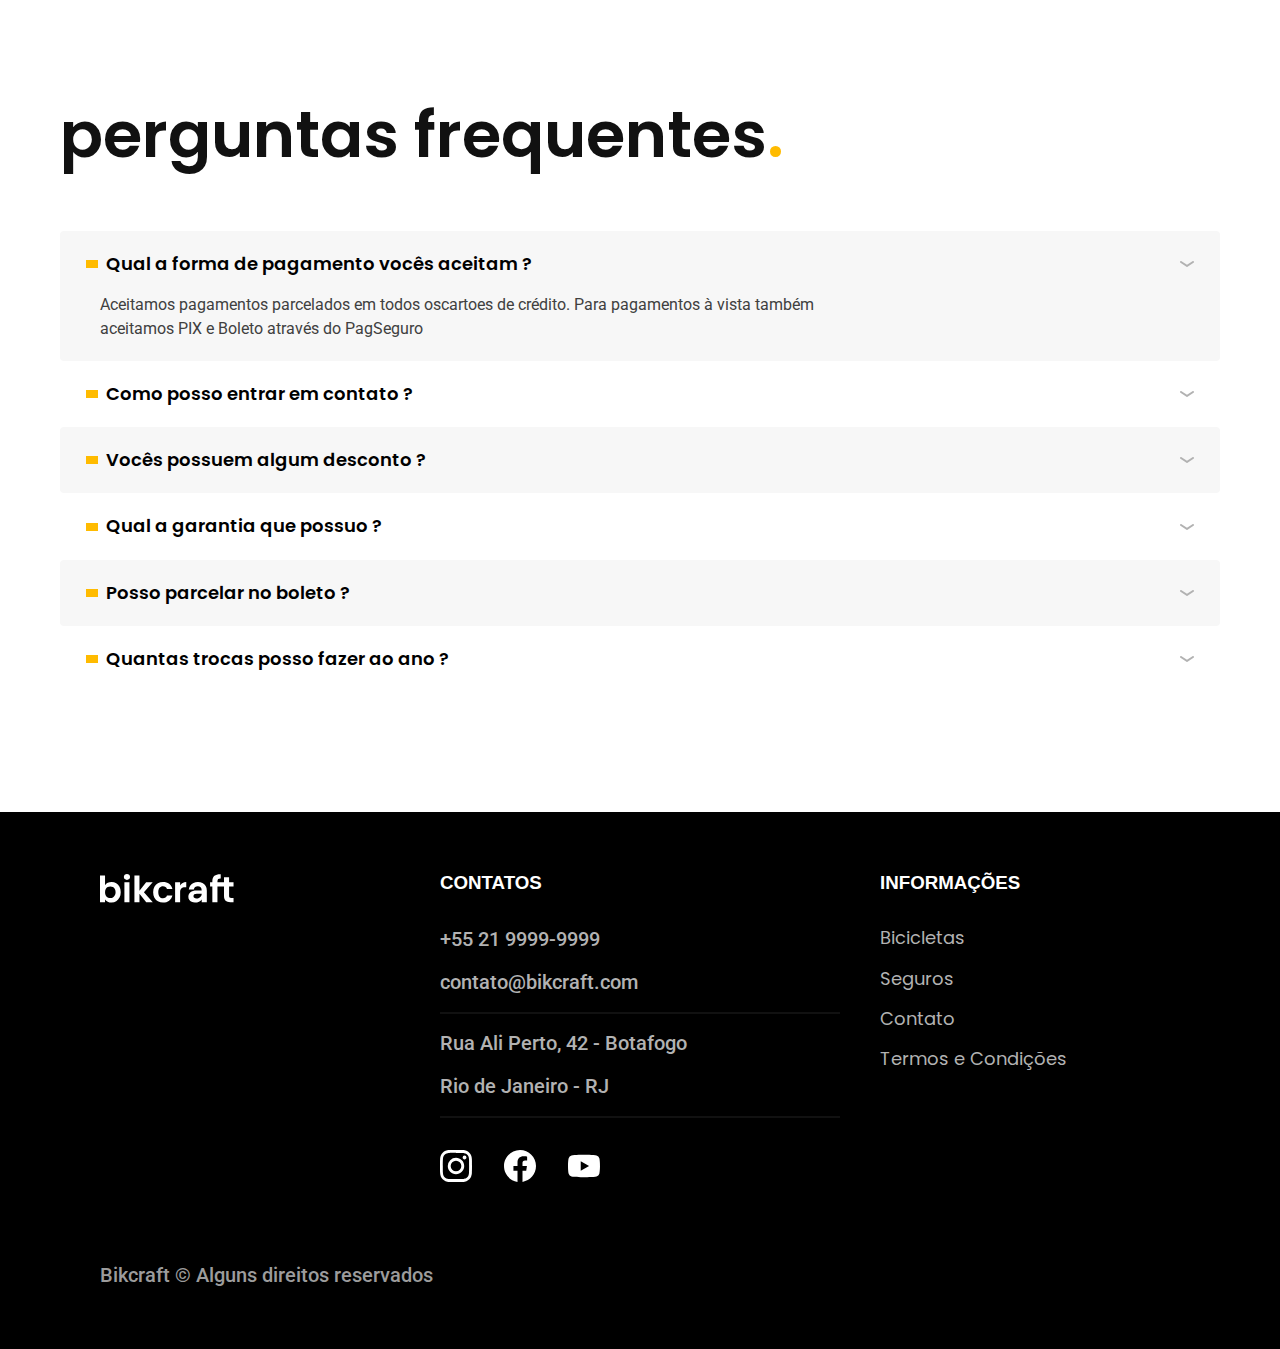
<file: seguros.html>
<!DOCTYPE html>
<html lang="pt-br">

<head>
  <meta charset="UTF-8">
  <meta http-equiv="X-UA-Compatible" content="IE=edge">
  <meta name="viewport" content="width=device-width, initial-scale=1.0">
  <title>Seguros | Bikcraft</title>
  <meta name="description" content="Termos e Condições.">
  <link rel="icon" href="favicon.svg" type="image/svg+xml">
  <link rel="preload" href="./css/style.min.css" as="style">
  <link rel="stylesheet" href="./css/style.min.css">
  <link rel="preconnect" href="https://fonts.googleapis.com">
  <link rel="preconnect" href="https://fonts.gstatic.com" crossorigin>
  <link href="https://fonts.googleapis.com/css2?family=Merriweather:ital,wght@1,900&family=Poppins:wght@400;600&family=Roboto:wght@400;500&display=swap" rel="stylesheet">
  <script>document.documentElement.classList.add('js');</script>
</head>

<body id="seguros">
  <header class="header-bg">
    <div class="header container">
      <a href="./"><img src="img/bikcraft.svg" alt="Bikcraft"></a>

      <nav aria-label="primaria">
        <ul class="header-menu font-1-m cor-0">
          <li><a href="./bicicletas.html">Bicicletas</a></li>
          <li><a href="./seguros.html">Seguros</a></li>
          <li><a href="./contato.html">Contato</a></li>
        </ul>
      </nav>
    </div>
  </header>

  <main class="seguros-bg">
    <div class="titulo-bg">
      <div class="titulo container">
        <p class="font-2-l-b cor-5">Escolha o seguro</p>
        <h1 class="font-1-xxl cor-0">você seguro<span class="cor-p1">.</span></h1>
      </div>
    </div>
    <div class="seguros container">
      <div class="seguros-item fadeInLeft" data-anime="200">
        <h3 class="font-1-xl cor-6">PRATA</h3>
        <span class="font-1-xl cor-0">R$ 199 <span class="font-1-xs cor-6">Mensal</span></span>
        <ul class="font-2-m cor-0">
          <li>Duas trocas por ano</li>
          <li>Assitência técinica</li>
          <li>Suporte 08h às 18h</li>
          <li>Cobertura estadual</li>
        </ul>
        <a class="botao secundario" href="./orcamento.html?tipo=seguro&produto=prata">Inscreva-se</a>
      </div>

      <div class="seguros-item fadeInRight" data-anime="400">
        <h3 class="font-1-xl cor-p1">OURO</h3>
        <span class="font-1-xl cor-0">R$ 299 <span class="font-1-xs cor-6">Mensal</span></span>
        <ul class="font-2-m cor-0">
          <li>Cinco trocas por ano</li>
          <li>Assistência especial</li>
          <li>Suporte 24h</li>
          <li>Cobertura nacional</li>
          <li>Desconto em parceiros</li>
          <li>Acesso ao Clube Bikcraft</li>
        </ul>
        <a class="botao" href="./orcamento.html?tipo=seguro&produto=ouro">Inscreva-se</a>
      </div>
    </div>
  </main>

  <article class="vantagens-bg">
    <div class="vantagens container">
      <h2 class="font-1-xxl cor-0">vantagens<span class="cor-p1">.</span></h2>
      <ul>
        <li>
          <img src="img/icones/eletrica.svg" alt="">
          <h3 class="font-1-1 cor-0">Reparo Elétrico</h3>
          <p class="font-2-s cor-5">Garantimos o reparo completo do seu motor em caso de falhas. Sabemos que falhas são raras, mas estamos aqui caso ocorra.</p>
        </li>
        <li>
          <img src="img/icones/carbono.svg" alt="">
          <h3 class="font-1-1 cor-0">Carbono</h3>
          <p class="font-2-s cor-5">Nossos quadros são feitos para durar para sempre. Mas caso algo ocorra, ficamos felizes em reparar.</p>
        </li>
        <li>
          <img src="img/icones/sustentavel.svg" alt="">
          <h3 class="font-1-1 cor-0">Sustentável</h3>
          <p class="font-2-s cor-5">Trabalhamos com a filosofia de desperdicio zero. qualquer parte defeituosa é reciclada e reutilizada em outro projeto.</p>
        </li>
        <li>
          <img src="img/icones/rastreador.svg" alt="">
          <h3 class="font-1-1 cor-0">Rastreador</h3>
          <p class="font-2-s cor-5">Utilizamos o GPS da sua Bikcraft em conjunto com especialista em segurança para efetuamos a recumperação .</p>
        </li>
        <li>
          <img src="img/icones/seguro.svg" alt="">
          <h3 class="font-1-1 cor-0">Segurança</h3>
          <p class="font-2-s cor-5">Com o seguro Bikcraft você pode ficar tranquilo em saber que o seu dinheiro não será perdido em casos de roubo.</p>
        </li>
        <li>
          <img src="img/icones/velocidade.svg" alt="">
          <h3 class="font-1-1 cor-0">Rapidez</h3>
          <p class="font-2-s cor-5">A sua Bikcraft ficará pronta para uso no mesmo dia, caso você traga ela ser reparada em uma das filias.</p>
        </li>
      </ul>
    </div>
  </article>

  <article class="perguntas container">
    <h2 class="font-1-xxl">perguntas frequentes<span class="cor-p1">.</span></h2>

    <dl>
      <div>
        <dt><button class="font-1-m-b" aria-controls="pergunta1" aria-expanded="true">Qual a forma de pagamento vocês aceitam ?</button></dt>
        <dd id="pergunta1" class="font-2-s cor-9 ativa">Aceitamos pagamentos parcelados em todos oscartoes de crédito. Para pagamentos à vista também aceitamos PIX e Boleto através do PagSeguro</dd>
      </div>

      <div>
        <dt><button class="font-1-m-b" aria-controls="pergunta2" aria-expanded="true">Como posso entrar em contato ?</button></dt>
        <dd id="pergunta2" class="font-2-s cor-9">Aceitamos pagamentos parcelados em todos oscartoes de crédito. Para pagamentos à vista também aceitamos PIX e Boleto através do PagSeguro</dd>
      </div>

      <div>
        <dt><button class="font-1-m-b" aria-controls="pergunta3" aria-expanded="true">Vocês possuem algum desconto ?</button></dt>
        <dd id="pergunta3" class="font-2-s cor-9">Aceitamos pagamentos parcelados em todos oscartoes de crédito. Para pagamentos à vista também aceitamos PIX e Boleto através do PagSeguro</dd>
      </div>

      <div>
        <dt><button class="font-1-m-b" aria-controls="pergunta4" aria-expanded="true">Qual a garantia que possuo ?</button></dt>
        <dd id="pergunta4" class="font-2-s cor-9">Aceitamos pagamentos parcelados em todos oscartoes de crédito. Para pagamentos à vista também aceitamos PIX e Boleto através do PagSeguro</dd>
      </div>

      <div>
        <dt><button class="font-1-m-b" aria-controls="pergunta5" aria-expanded="true">Posso parcelar no boleto ?</button></dt>
        <dd id="pergunta5" class="font-2-s cor-9">Aceitamos pagamentos parcelados em todos oscartoes de crédito. Para pagamentos à vista também aceitamos PIX e Boleto através do PagSeguro</dd>
      </div>

      <div>
        <dt><button class="font-1-m-b" aria-controls="pergunta6" aria-expanded="true">Quantas trocas posso fazer ao ano ?</button></dt>
        <dd id="pergunta6" class="font-2-s cor-9">Aceitamos pagamentos parcelados em todos oscartoes de crédito. Para pagamentos à vista também aceitamos PIX e Boleto através do PagSeguro</dd>
      </div>
    </dl>
  </article>

  <footer class="footer-bg">
    <div class="footer-container">
      <img class="img" src="img/bikcraft.svg" alt="Bikcraft">
      <div class="footer-contato">
        <h3 class="font-2-1-b cor-0">CONTATOS</h3>
        <ul class="font-2-m cor-5">
          <li><a href="tel:+552199999999">+55 21 9999-9999</a></li>
          <li><a href="mailto:contato@bikcraft.com">contato@bikcraft.com</a></li>
          <li>Rua Ali Perto, 42 - Botafogo</li>
          <li>Rio de Janeiro - RJ</li>
        </ul>

        <div class="footer-redes">
          <a href="./">
            <img src="img/redes/instagram.svg" alt="Instagram">
          </a>
          <a href="./">
            <img src="img/redes/facebook.svg" alt="Facebook">
          </a>
          <a href="./">
            <img src="img/redes/youtube.svg" alt="Youtube">
          </a>
        </div>

      </div>

      <div class="footer-informacoes">
        <h3 class="font-2-1-b cor-0">INFORMAÇÕES</h3>
        <nav>
          <ul class="font-1-m cor-5">
            <li><a href="./bicicletas.html">Bicicletas</a></li>
            <li><a href="./seguros.html">Seguros</a></li>
            <li><a href="./contato.html">Contato</a></li>
            <li><a href="./termos.html">Termos e Condições</a></li>
          </ul>
        </nav>
      </div>
      <p class=" footer-copy font-2-m cor-6">Bikcraft © Alguns direitos reservados</p>
    </div>
  </footer>
  <script src="js/pluguins/simple-anime.js"></script>
  <script src="./js/script.js"></script>
</body>

</html>
</file>
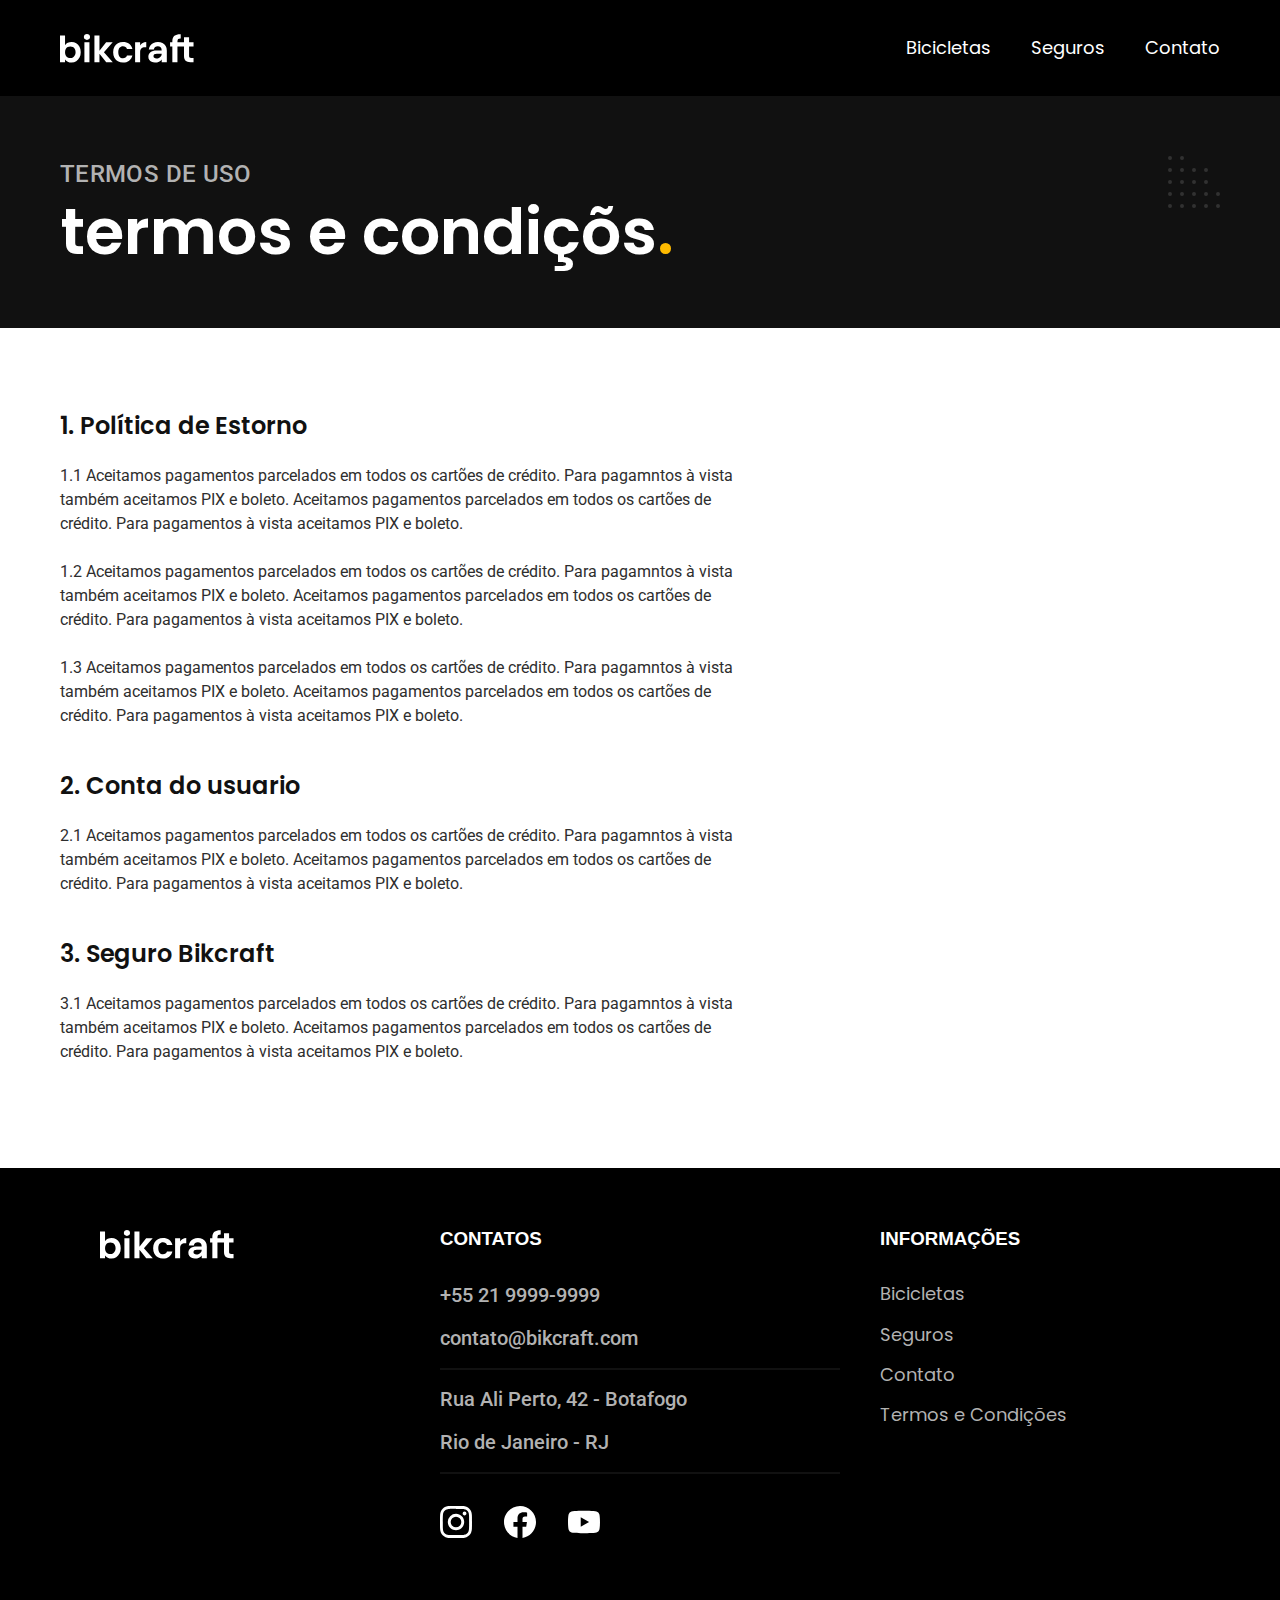
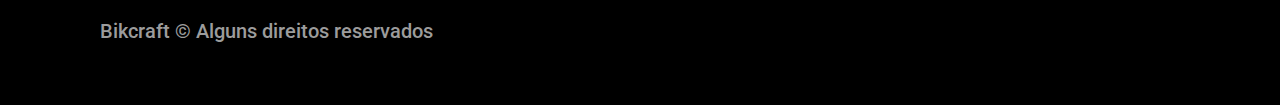
<file: termos.html>
<!DOCTYPE html>
<html lang="pt-br">

<head>
  <meta charset="UTF-8">
  <meta http-equiv="X-UA-Compatible" content="IE=edge">
  <meta name="viewport" content="width=device-width, initial-scale=1.0">
  <title>Termos e Condições | Bikcraft</title>
  <meta name="description" content="Termos e Condições.">
  <link rel="icon" href="favicon.svg" type="image/svg+xml">
  <link rel="preload" href="./css/style.min.css" as="style">
  <link rel="stylesheet" href="./css/style.min.css">
  <link rel="preconnect" href="https://fonts.googleapis.com">
  <link rel="preconnect" href="https://fonts.gstatic.com" crossorigin>
  <link href="https://fonts.googleapis.com/css2?family=Merriweather:ital,wght@1,900&family=Poppins:wght@400;600&family=Roboto:wght@400;500&display=swap" rel="stylesheet">
  <script>document.documentElement.classList.add('js');</script>
</head>

<body id="termos">

  <header class="header-bg">
    <div class="header container">
      <a href="./"><img src="img/bikcraft.svg" alt="Bikcraft"></a>

      <nav aria-label="primaria">
        <ul class="header-menu font-1-m cor-0">
          <li><a href="./bicicletas.html">Bicicletas</a></li>
          <li><a href="./seguros.html">Seguros</a></li>
          <li><a href="./contato.html">Contato</a></li>
        </ul>
      </nav>
    </div>
  </header>

  <main>
    <div class="titulo-bg">
      <div class="titulo container">
        <p class="font-2-l-b cor-5">Termos de uso</p>
        <h1 class="font-1-xxl cor-0">termos e condiçõs<span class="cor-p1">.</span></h1>
      </div>
    </div>

    <div class="termos font-2-s cor-10 container">
      <h2 class="font-1-l cor-11">1. Política de Estorno</h2>
      <p>1.1 Aceitamos pagamentos parcelados em todos os cartões de crédito. Para pagamntos à vista também aceitamos PIX e boleto. Aceitamos pagamentos parcelados em todos os cartões de crédito. Para pagamentos à vista aceitamos PIX e boleto.</p>
      <p>1.2 Aceitamos pagamentos parcelados em todos os cartões de crédito. Para pagamntos à vista também aceitamos PIX e boleto. Aceitamos pagamentos parcelados em todos os cartões de crédito. Para pagamentos à vista aceitamos PIX e boleto.</p>
      <p>1.3 Aceitamos pagamentos parcelados em todos os cartões de crédito. Para pagamntos à vista também aceitamos PIX e boleto. Aceitamos pagamentos parcelados em todos os cartões de crédito. Para pagamentos à vista aceitamos PIX e boleto.</p>
      <h2 class="font-1-l cor-11">
        2. Conta do usuario
      </h2>
      <p>2.1 Aceitamos pagamentos parcelados em todos os cartões de crédito. Para pagamntos à vista também aceitamos PIX e boleto. Aceitamos pagamentos parcelados em todos os cartões de crédito. Para pagamentos à vista aceitamos PIX e boleto.</p>
      <h2 class="font-1-l cor-11">
        3. Seguro Bikcraft
      </h2>
      <p>3.1 Aceitamos pagamentos parcelados em todos os cartões de crédito. Para pagamntos à vista também aceitamos PIX e boleto. Aceitamos pagamentos parcelados em todos os cartões de crédito. Para pagamentos à vista aceitamos PIX e boleto.</p>
    </div>
  </main>

  <footer class="footer-bg">
    <div class="footer-container">
      <img class="img" src="img/bikcraft.svg" alt="Bikcraft">
      <div class="footer-contato">
        <h3 class="font-2-1-b cor-0">CONTATOS</h3>
        <ul class="font-2-m cor-5">
          <li><a href="tel:+552199999999">+55 21 9999-9999</a></li>
          <li><a href="mailto:contato@bikcraft.com">contato@bikcraft.com</a></li>
          <li>Rua Ali Perto, 42 - Botafogo</li>
          <li>Rio de Janeiro - RJ</li>
        </ul>

        <div class="footer-redes">
          <a href="./">
            <img src="img/redes/instagram.svg" alt="Instagram">
          </a>
          <a href="./">
            <img src="img/redes/facebook.svg" alt="Facebook">
          </a>
          <a href="./">
            <img src="img/redes/youtube.svg" alt="Youtube">
          </a>
        </div>

      </div>

      <div class="footer-informacoes">
        <h3 class="font-2-1-b cor-0">INFORMAÇÕES</h3>
        <nav>
          <ul class="font-1-m cor-5">
            <li><a href="./bicicletas.html">Bicicletas</a></li>
            <li><a href="./seguros.html">Seguros</a></li>
            <li><a href="./contato.html">Contato</a></li>
            <li><a href="./termos.html">Termos e Condições</a></li>
          </ul>
        </nav>
      </div>
      <p class=" footer-copy font-2-m cor-6">Bikcraft © Alguns direitos reservados</p>
    </div>
  </footer>
  <script src="./js/script.js"></script>
</body>

</html>
</file>
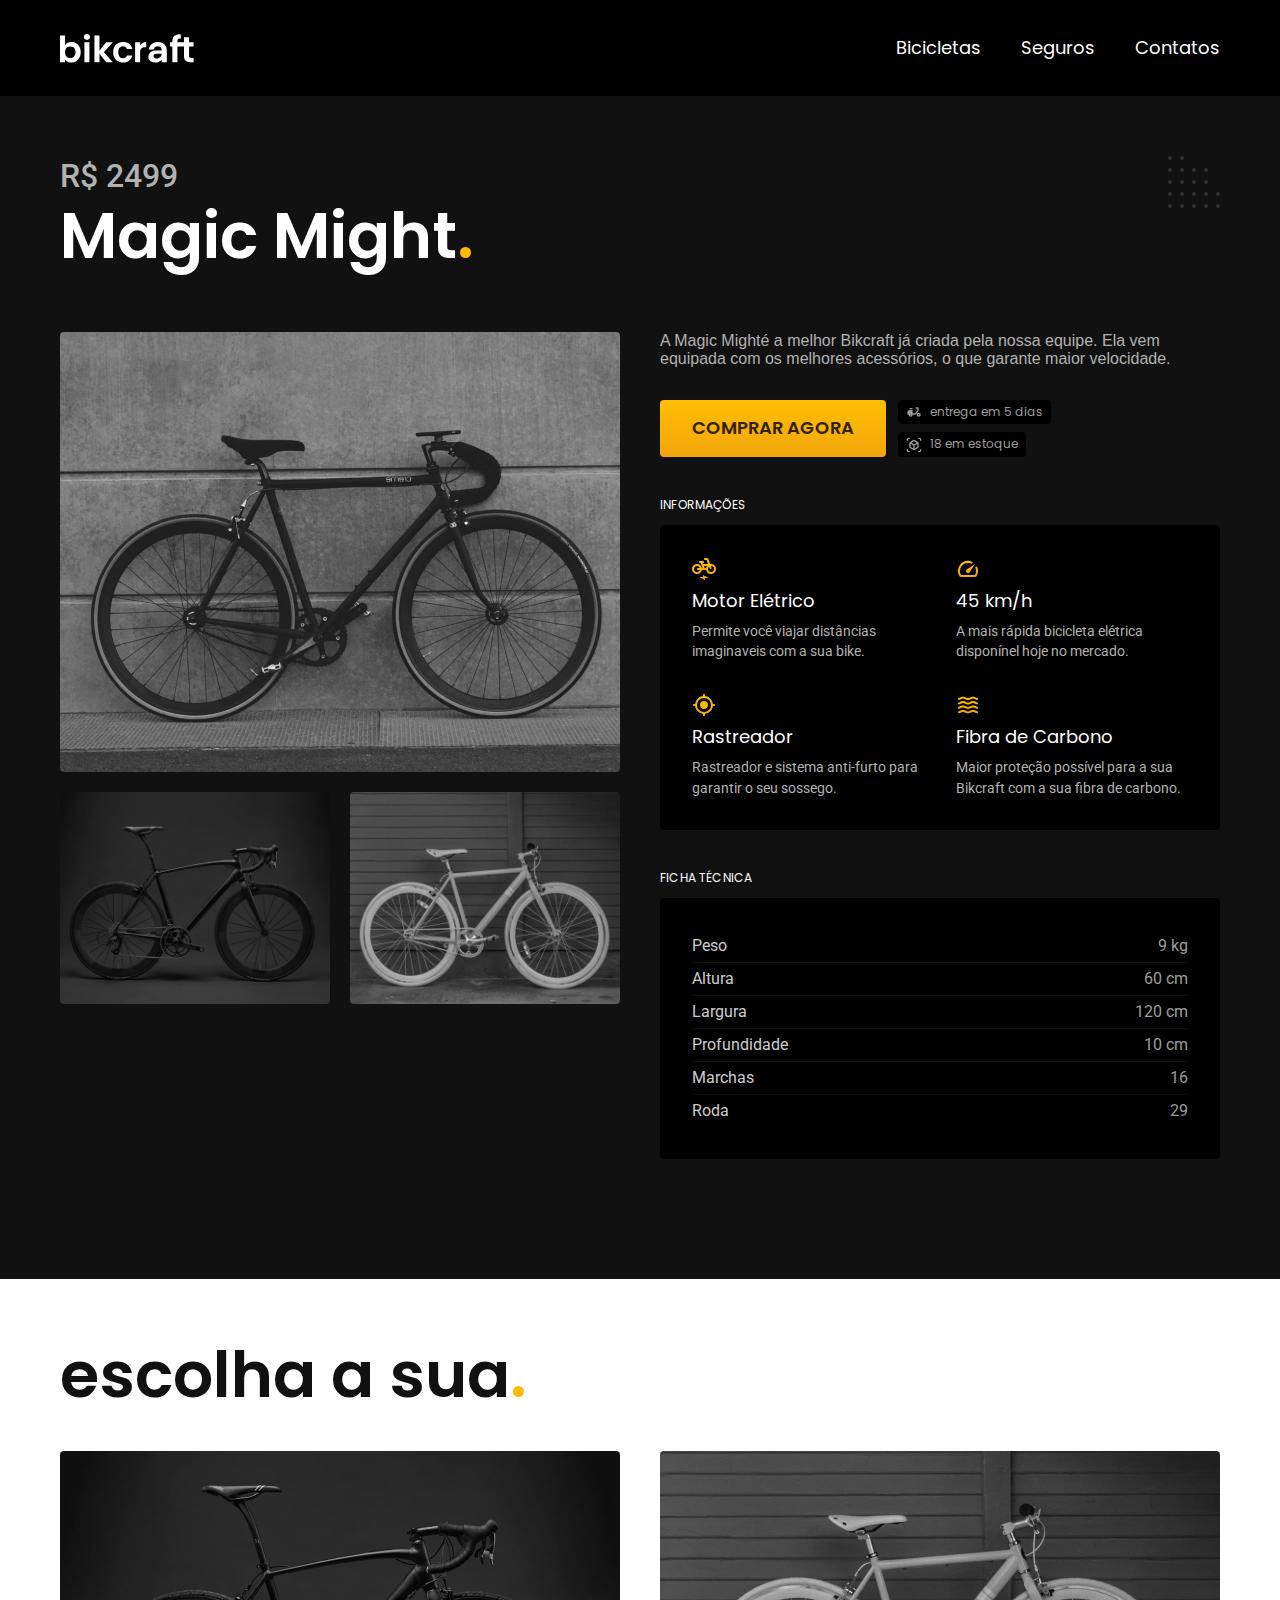
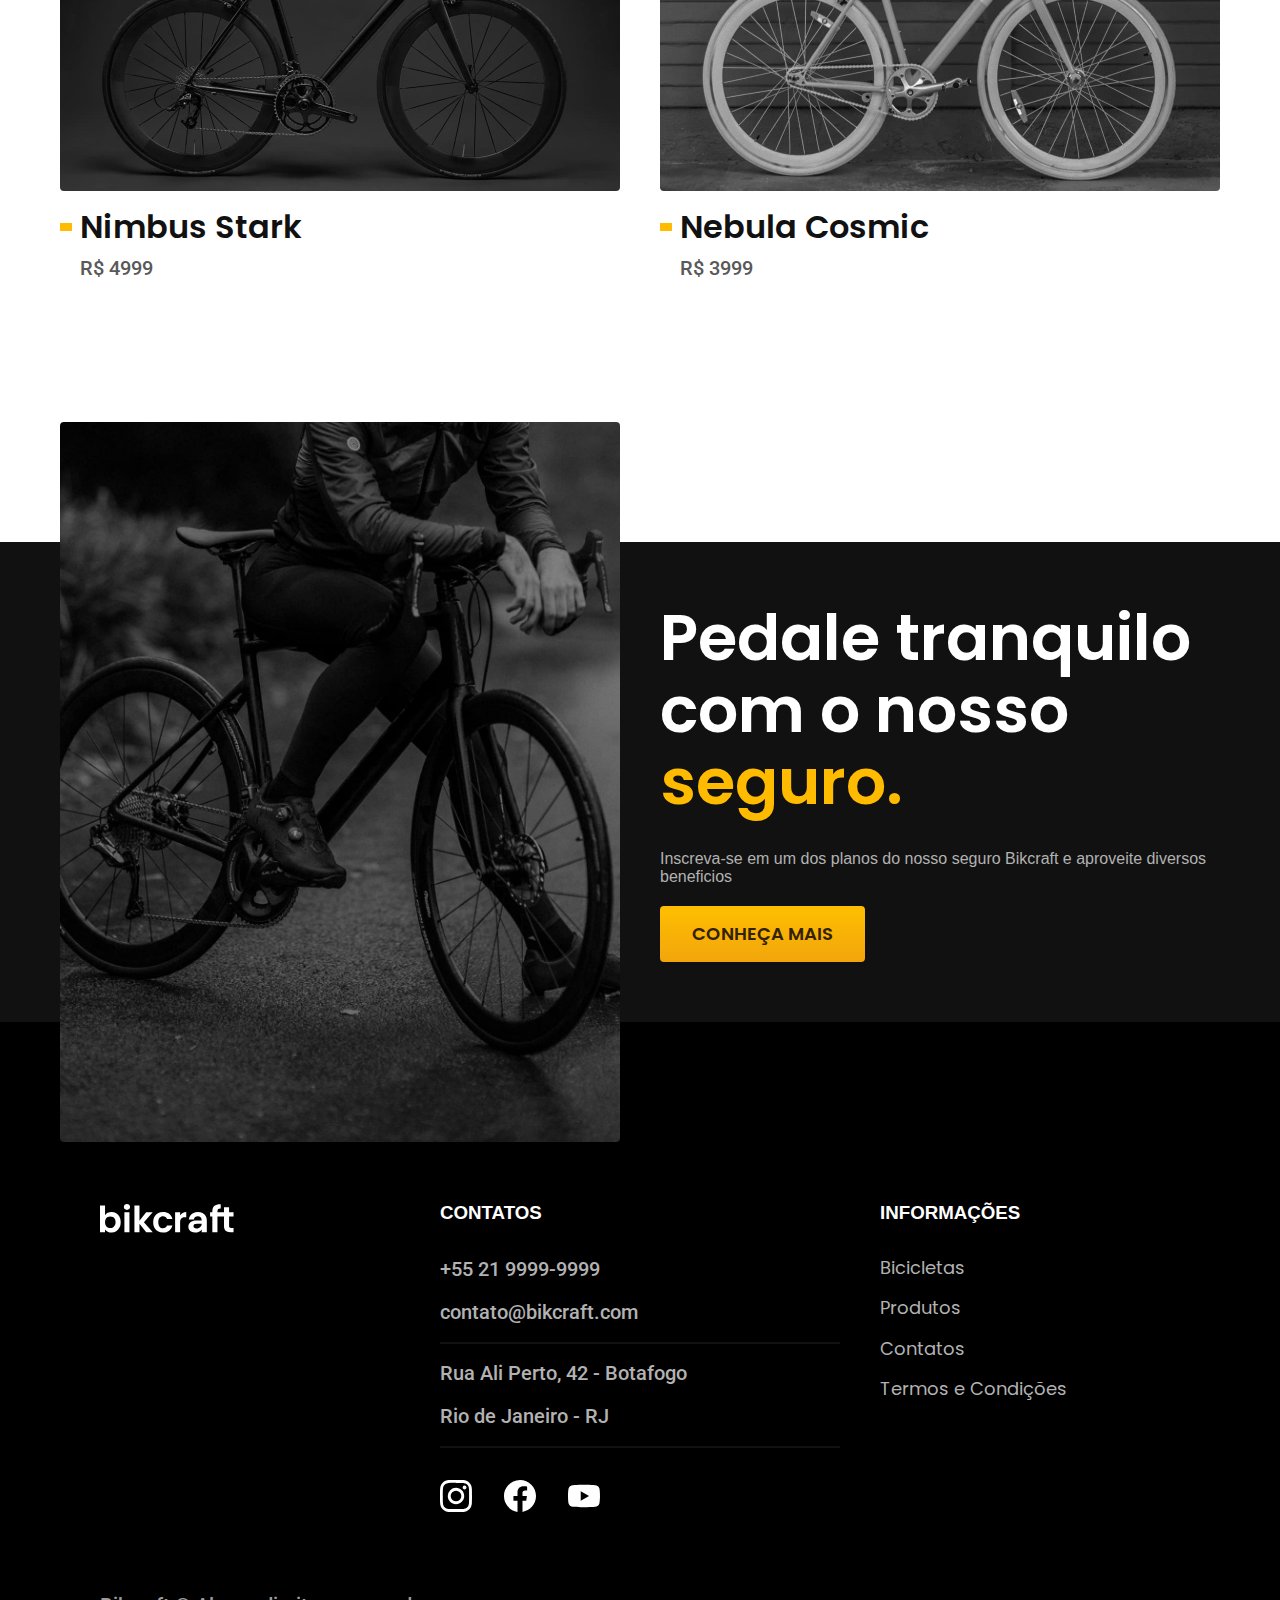
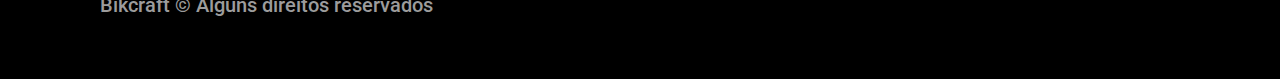
<file: Bicicletas/magic.html>
<!DOCTYPE html>
<html lang="pt-br">

<head>
  <meta charset="UTF-8">
  <meta http-equiv="X-UA-Compatible" content="IE=edge">
  <meta name="viewport" content="width=device-width, initial-scale=1.0">
  <title>Magic | Bikcraft</title>
  <meta name="description" content="Termos e Condições.">
  <link rel="icon" href="/favicon.svg" type="image/svg+xml">
  <link rel="stylesheet" href="../css/style.min.css">
  <link rel="preconnect" href="https://fonts.googleapis.com">
  <link rel="preconnect" href="https://fonts.gstatic.com" crossorigin>
  <link href="https://fonts.googleapis.com/css2?family=Merriweather:ital,wght@1,900&family=Poppins:wght@400;600&family=Roboto:wght@400;500&display=swap" rel="stylesheet">
  <script>document.documentElement.classList.add('js');</script>
</head>

<body id="bicicleta">
  <header class="header-bg">
    <div class="header container">
      <a href="../"><img src="../img/bikcraft.svg" alt="Bikcraft"></a>
      <nav aria-label="primaria">
        <ul class="header-menu font-1-m cor-0">
          <li><a href="../bicicletas.html">Bicicletas</a></li>
          <li><a href="../seguros.html">Seguros</a></li>
          <li><a href="../contatos.html">Contatos</a></li>
        </ul>
      </nav>
    </div>
  </header>

  <main class="titulo-bg">
    <div>
      <div class="titulo container">
        <p class="font-2-xl cor-5">R$ 2499</p>
        <h1 class="font-1-xxl cor-0">Magic Might<span class="cor-p1">.</span></h1>
      </div>
    </div>
    <div class="bicicleta container">
      <div class="bicicleta-imagens">
        <img src="../img/bicicleta/nimbus2.jpg" alt="Bicicleta preta">
        <img src="../img/bicicleta/nimbus1.jpg" alt="Bicicleta preta">
        <img src="../img/bicicleta/nimbus3.jpg" alt="Bicicleta branca">
      </div>
      <div class="bicicleta-conteudo">
        <p class="font-2-1 cor-5"> A Magic Mighté a melhor Bikcraft já criada pela nossa equipe. Ela vem equipada com os melhores acessórios, o que garante maior velocidade.</p>
        <div class="bicicleta-comprar">
          <a class="botao" href="../orcamento.html?tipo=bikcraft&produto=magic">Comprar Agora</a>
          <span class="font-1-xs cor-6"><img src="../img/icones/entrega.svg" alt="">entrega em 5 dias</span>
          <span class="font-1-xs cor-6"><img src="../img/icones/estoque.svg" alt="">18 em estoque</span>
        </div>

        <h2 class="font-1-xs cor-0">Informações</h2>
        <ul class="bicicleta-informacoes">
          <li>
            <img src="../img/icones/eletrica.svg" alt="">
            <h3 class="font-1-m cor-0">Motor Elétrico</h3>
            <p class="font-2-xs cor-5">Permite você viajar distâncias imaginaveis com a sua bike.</p>
          </li>
          <li>
            <img src="../img/icones/velocidade.svg" alt="">
            <h3 class="font-1-m cor-0">45 km/h</h3>
            <p class="font-2-xs cor-5">A mais rápida bicicleta elétrica disponínel hoje no mercado.</p>
          </li>
          <li>
            <img src="../img/icones/rastreador.svg" alt="">
            <h3 class="font-1-m cor-0">Rastreador</h3>
            <p class="font-2-xs cor-5">Rastreador e sistema anti-furto para garantir o seu sossego.</p>
          </li>
          <li>
            <img src="../img/icones/carbono.svg" alt="">
            <h3 class="font-1-m cor-0">Fibra de Carbono</h3>
            <p class="font-2-xs cor-5">Maior proteção possível para a sua Bikcraft com a sua fibra de carbono.</p>
          </li>
        </ul>
        <h2 class="font-1-xs cor-0">Ficha Técnica</h2>
        <ul class="bicicleta-ficha font-2-s cor-4">
          <li>Peso <span>9 kg</span></li>
          <li>Altura <span> 60 cm</span></li>
          <li>Largura <span>120 cm</span></li>
          <li>Profundidade <span>10 cm</span></li>
          <li>Marchas <span>16</span></li>
          <li>Roda <span>29</span></li>
        </ul>
      </div>
    </div>
  </main>

  <article class="bicicletas-lista container">
    <h2 class="font-1-xxl">escolha a sua<span class="cor-p1">.</span></h2>
    <ul>
      <li>
        <a href="./nimbus.html">
          <img src="../img/bicicletas/nimbus.jpg" alt="Bicicleta preta">
          <h3 class="font-1-xl">Nimbus Stark</h3>
          <span class="font-2-m cor-8">R$ 4999</span>
        </a>
      </li>

      <li>
        <a href="./nebula.html">
          <img src="../img/bicicletas/nebula.jpg" alt="Bicicleta preta">
          <h3 class="font-1-xl">Nebula Cosmic</h3>
          <span class="font-2-m cor-8">R$ 3999</span>
        </a>
      </li>

    </ul>
  </article>

  <article class="seguro-bg">
    <div class="seguro container">
      <div class="seguro-imagem">
        <img src="../img/fotos/seguros.jpg" alt="Pessoa parada em cima de uma bicicleta.">
      </div>
      <div class="seguro-conteudo">
        <h2 class="font-1-xxl cor-0">Pedale tranquilo com o nosso <span class="cor-p1">seguro.</span></h2>
        <p class="font-2-1 cor-5">Inscreva-se em um dos planos do nosso seguro Bikcraft e aproveite diversos beneficios</p>
        <a class="botao" href="../seguros.html">Conheça Mais</a>
      </div>
    </div>
  </article>

  <footer class="footer-bg">
    <div class="footer-container">
      <img class="img" src="../img/bikcraft.svg" alt="Bikcraft">
      <div class="footer-contato">
        <h3 class="font-2-1-b cor-0">CONTATOS</h3>
        <ul class="font-2-m cor-5">
          <li><a href="tel:+552199999999">+55 21 9999-9999</a></li>
          <li><a href="mailto:contato@bikcraft.com">contato@bikcraft.com</a></li>
          <li>Rua Ali Perto, 42 - Botafogo</li>
          <li>Rio de Janeiro - RJ</li>
        </ul>

        <div class="footer-redes">
          <a href="./">
            <img src="../img/redes/instagram.svg" alt="Instagram">
          </a>
          <a href="./">
            <img src="../img/redes/facebook.svg" alt="Facebook">
          </a>
          <a href="./">
            <img src="../img/redes/youtube.svg" alt="Youtube">
          </a>
        </div>

      </div>

      <div class="footer-informacoes">
        <h3 class="font-2-1-b cor-0">INFORMAÇÕES</h3>
        <nav>
          <ul class="font-1-m cor-5">
            <li><a href="../bicicletas.html">Bicicletas</a></li>
            <li><a href="../seguros.html">Produtos</a></li>
            <li><a href="../contatos.html">Contatos</a></li>
            <li><a href="..termos.html">Termos e Condições</a></li>
          </ul>
        </nav>
      </div>
      <p class=" footer-copy font-2-m cor-6">Bikcraft © Alguns direitos reservados</p>
    </div>
  </footer>
  <script src="../js/script.js"></script>
</body>

</html>
</file>
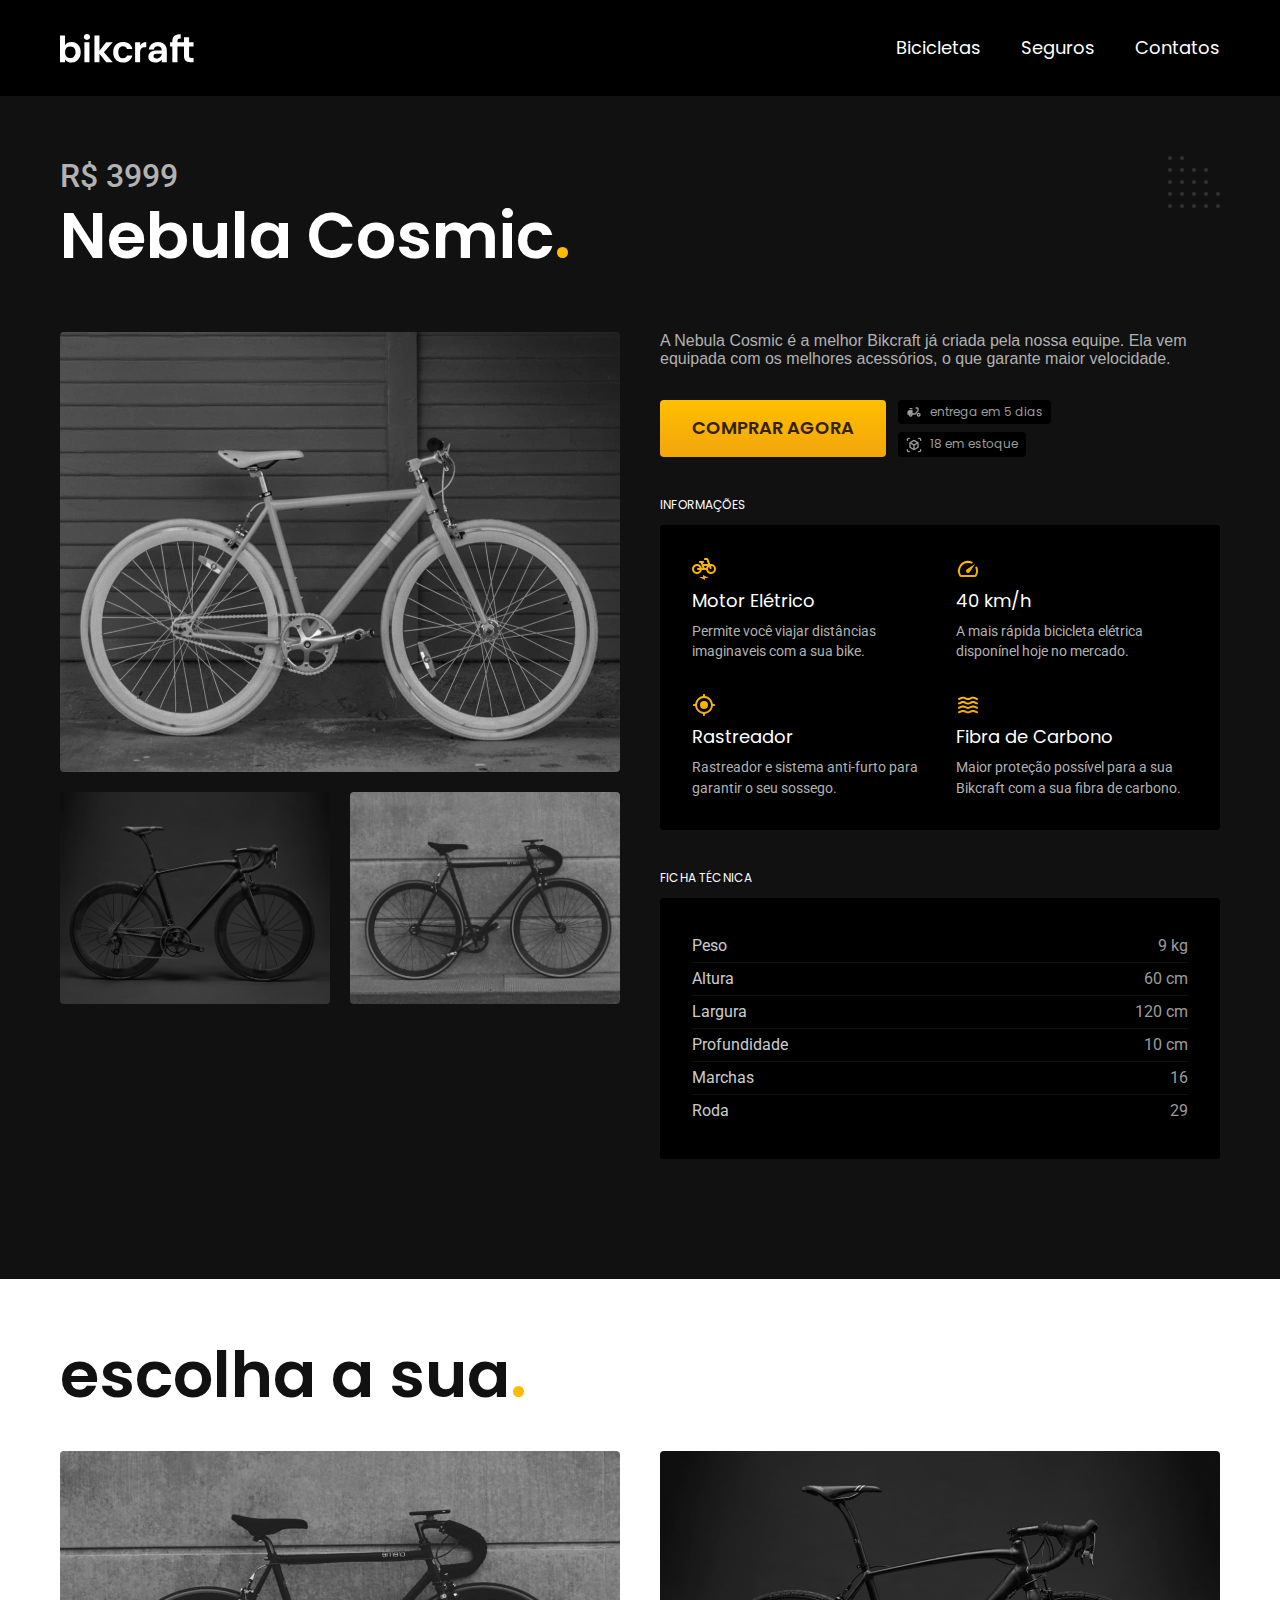
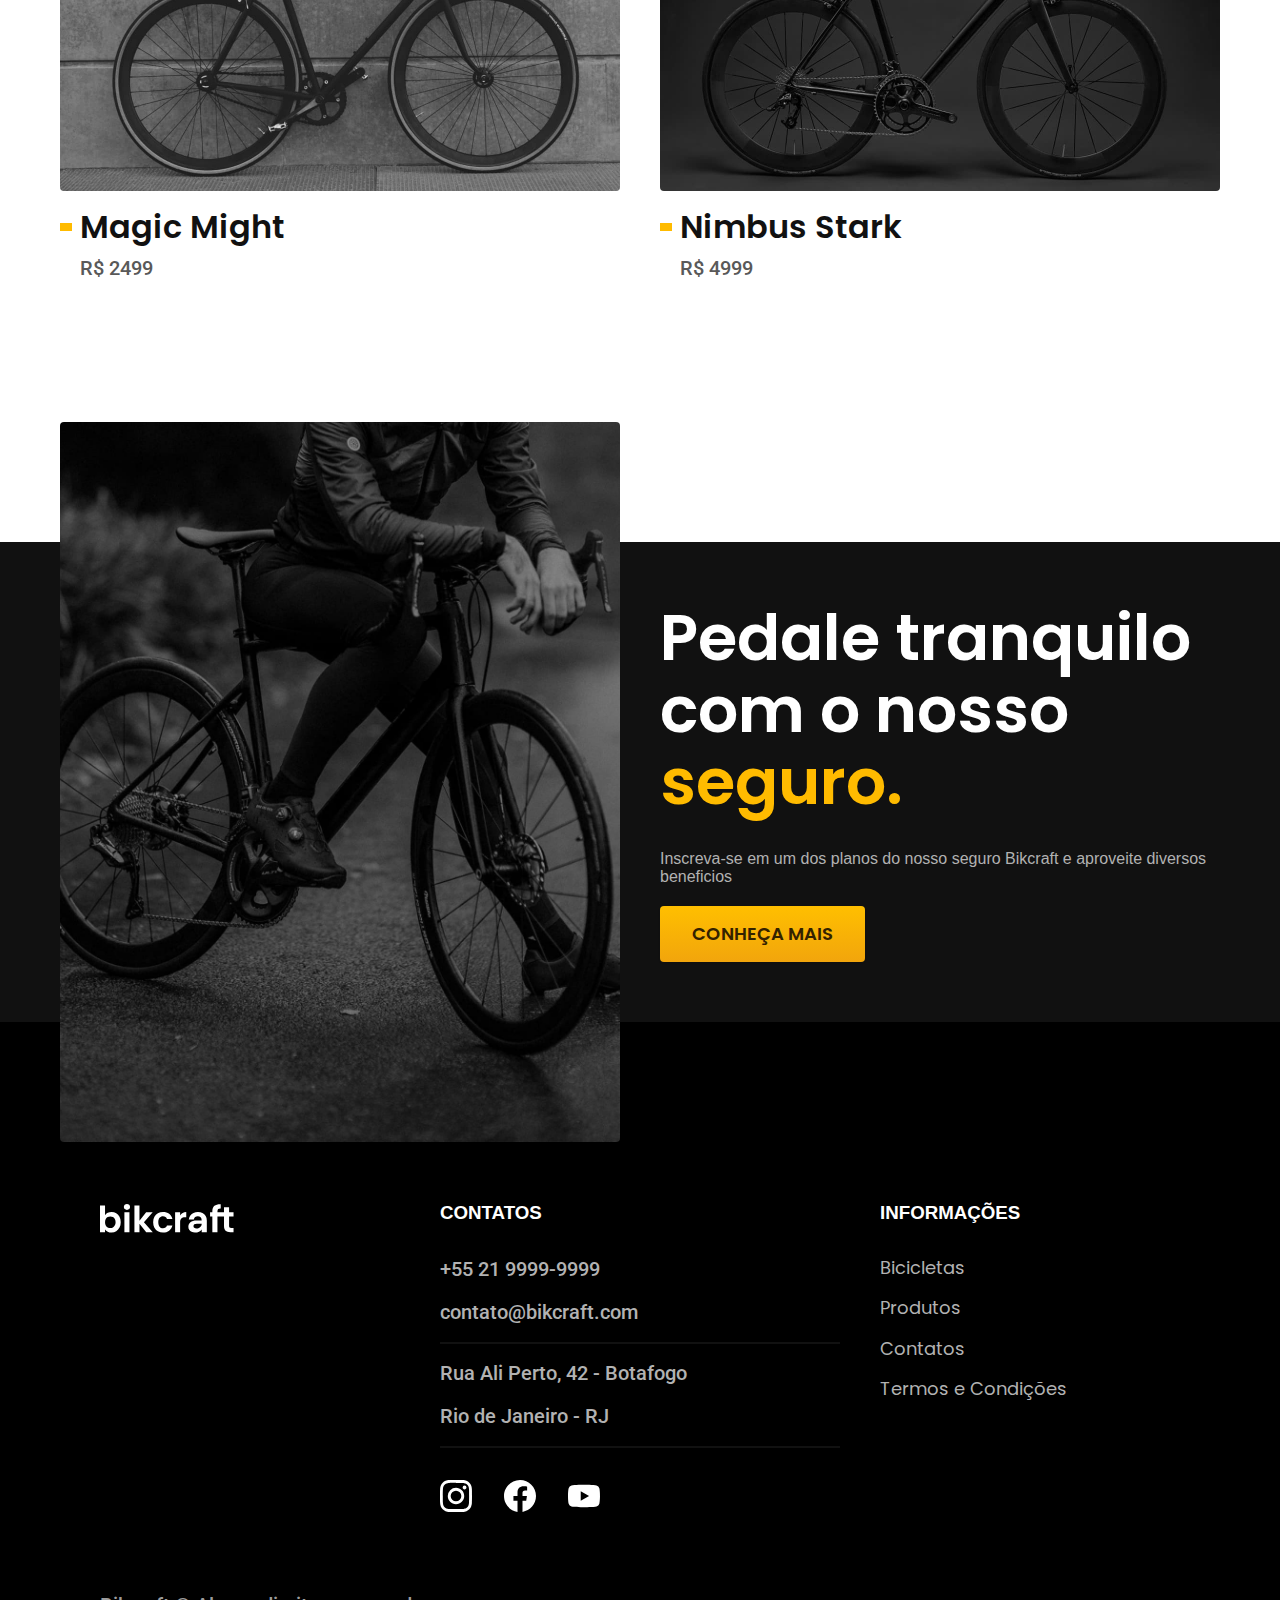
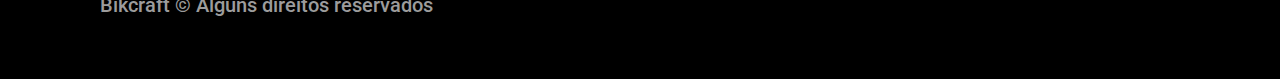
<file: Bicicletas/nebula.html>
<!DOCTYPE html>
<html lang="pt-br">

<head>
  <meta charset="UTF-8">
  <meta http-equiv="X-UA-Compatible" content="IE=edge">
  <meta name="viewport" content="width=device-width, initial-scale=1.0">
  <title>Nebula | Bikcraft</title>
  <meta name="description" content="Termos e Condições.">
  <link rel="icon" href="/favicon.svg" type="image/svg+xml">
  <link rel="stylesheet" href="../css/style.min.css">
  <link rel="preconnect" href="https://fonts.googleapis.com">
  <link rel="preconnect" href="https://fonts.gstatic.com" crossorigin>
  <link href="https://fonts.googleapis.com/css2?family=Merriweather:ital,wght@1,900&family=Poppins:wght@400;600&family=Roboto:wght@400;500&display=swap" rel="stylesheet">
  <script>document.documentElement.classList.add('js');</script>
</head>

<body id="bicicleta">
  <header class="header-bg">
    <div class="header container">
      <a href="../"><img src="../img/bikcraft.svg" alt="Bikcraft"></a>
      <nav aria-label="primaria">
        <ul class="header-menu font-1-m cor-0">
          <li><a href="../bicicletas.html">Bicicletas</a></li>
          <li><a href="../seguros.html">Seguros</a></li>
          <li><a href="../contatos.html">Contatos</a></li>
        </ul>
      </nav>
    </div>
  </header>

  <main class="titulo-bg">
    <div>
      <div class="titulo container">
        <p class="font-2-xl cor-5">R$ 3999</p>
        <h1 class="font-1-xxl cor-0">Nebula Cosmic<span class="cor-p1">.</span></h1>
      </div>
    </div>
    <div class="bicicleta container">
      <div class="bicicleta-imagens">
        <img src="../img/bicicleta/nimbus3.jpg" alt="Bicicleta preta">
        <img src="../img/bicicleta/nimbus1.jpg" alt="Bicicleta preta">
        <img src="../img/bicicleta/nimbus2.jpg" alt="Bicicleta branca">

      </div>
      <div class="bicicleta-conteudo">
        <p class="font-2-1 cor-5"> A Nebula Cosmic é a melhor Bikcraft já criada pela nossa equipe. Ela vem equipada com os melhores acessórios, o que garante maior velocidade.</p>
        <div class="bicicleta-comprar">
          <a class="botao" href="../orcamento.html?tipo=bikcraft&produto=nebula">Comprar Agora</a>
          <span class="font-1-xs cor-6"><img src="../img/icones/entrega.svg" alt="">entrega em 5 dias</span>
          <span class="font-1-xs cor-6"><img src="../img/icones/estoque.svg" alt="">18 em estoque</span>
        </div>

        <h2 class="font-1-xs cor-0">Informações</h2>
        <ul class="bicicleta-informacoes">
          <li>
            <img src="../img/icones/eletrica.svg" alt="">
            <h3 class="font-1-m cor-0">Motor Elétrico</h3>
            <p class="font-2-xs cor-5">Permite você viajar distâncias imaginaveis com a sua bike.</p>
          </li>
          <li>
            <img src="../img/icones/velocidade.svg" alt="">
            <h3 class="font-1-m cor-0">40 km/h</h3>
            <p class="font-2-xs cor-5">A mais rápida bicicleta elétrica disponínel hoje no mercado.</p>
          </li>
          <li>
            <img src="../img/icones/rastreador.svg" alt="">
            <h3 class="font-1-m cor-0">Rastreador</h3>
            <p class="font-2-xs cor-5">Rastreador e sistema anti-furto para garantir o seu sossego.</p>
          </li>
          <li>
            <img src="../img/icones/carbono.svg" alt="">
            <h3 class="font-1-m cor-0">Fibra de Carbono</h3>
            <p class="font-2-xs cor-5">Maior proteção possível para a sua Bikcraft com a sua fibra de carbono.</p>
          </li>
        </ul>
        <h2 class="font-1-xs cor-0">Ficha Técnica</h2>
        <ul class="bicicleta-ficha font-2-s cor-4">
          <li>Peso <span>9 kg</span></li>
          <li>Altura <span> 60 cm</span></li>
          <li>Largura <span>120 cm</span></li>
          <li>Profundidade <span>10 cm</span></li>
          <li>Marchas <span>16</span></li>
          <li>Roda <span>29</span></li>
        </ul>
      </div>
    </div>
  </main>

  <article class="bicicletas-lista container">
    <h2 class="font-1-xxl">escolha a sua<span class="cor-p1">.</span></h2>
    <ul>
      <li>
        <a href="./magic.html">
          <img src="../img/bicicletas/magic.jpg" alt="Bicicleta preta">
          <h3 class="font-1-xl">Magic Might</h3>
          <span class="font-2-m cor-8">R$ 2499</span>
        </a>
      </li>

      <li>
        <a href="./nimbus.html">
          <img src="../img/bicicletas/nimbus.jpg" alt="Bicicleta preta">
          <h3 class="font-1-xl">Nimbus Stark</h3>
          <span class="font-2-m cor-8">R$ 4999</span>
        </a>
      </li>

    </ul>
  </article>

  <article class="seguro-bg">
    <div class="seguro container">
      <div class="seguro-imagem">
        <img src="../img/fotos/seguros.jpg" alt="Pessoa parada em cima de uma bicicleta.">
      </div>
      <div class="seguro-conteudo">
        <h2 class="font-1-xxl cor-0">Pedale tranquilo com o nosso <span class="cor-p1">seguro.</span></h2>
        <p class="font-2-1 cor-5">Inscreva-se em um dos planos do nosso seguro Bikcraft e aproveite diversos beneficios</p>
        <a class="botao" href="../seguros.html">Conheça Mais</a>
      </div>
    </div>
  </article>

  <footer class="footer-bg">
    <div class="footer-container">
      <img class="img" src="../img/bikcraft.svg" alt="Bikcraft">
      <div class="footer-contato">
        <h3 class="font-2-1-b cor-0">CONTATOS</h3>
        <ul class="font-2-m cor-5">
          <li><a href="tel:+552199999999">+55 21 9999-9999</a></li>
          <li><a href="mailto:contato@bikcraft.com">contato@bikcraft.com</a></li>
          <li>Rua Ali Perto, 42 - Botafogo</li>
          <li>Rio de Janeiro - RJ</li>
        </ul>

        <div class="footer-redes">
          <a href="./">
            <img src="../img/redes/instagram.svg" alt="Instagram">
          </a>
          <a href="./">
            <img src="../img/redes/facebook.svg" alt="Facebook">
          </a>
          <a href="./">
            <img src="../img/redes/youtube.svg" alt="Youtube">
          </a>
        </div>

      </div>

      <div class="footer-informacoes">
        <h3 class="font-2-1-b cor-0">INFORMAÇÕES</h3>
        <nav>
          <ul class="font-1-m cor-5">
            <li><a href="../bicicletas.html">Bicicletas</a></li>
            <li><a href="../seguros.html">Produtos</a></li>
            <li><a href="../contatos.html">Contatos</a></li>
            <li><a href="..termos.html">Termos e Condições</a></li>
          </ul>
        </nav>
      </div>
      <p class=" footer-copy font-2-m cor-6">Bikcraft © Alguns direitos reservados</p>
    </div>
  </footer>
  <script src="../js/script.js"></script>
</body>

</html>
</file>
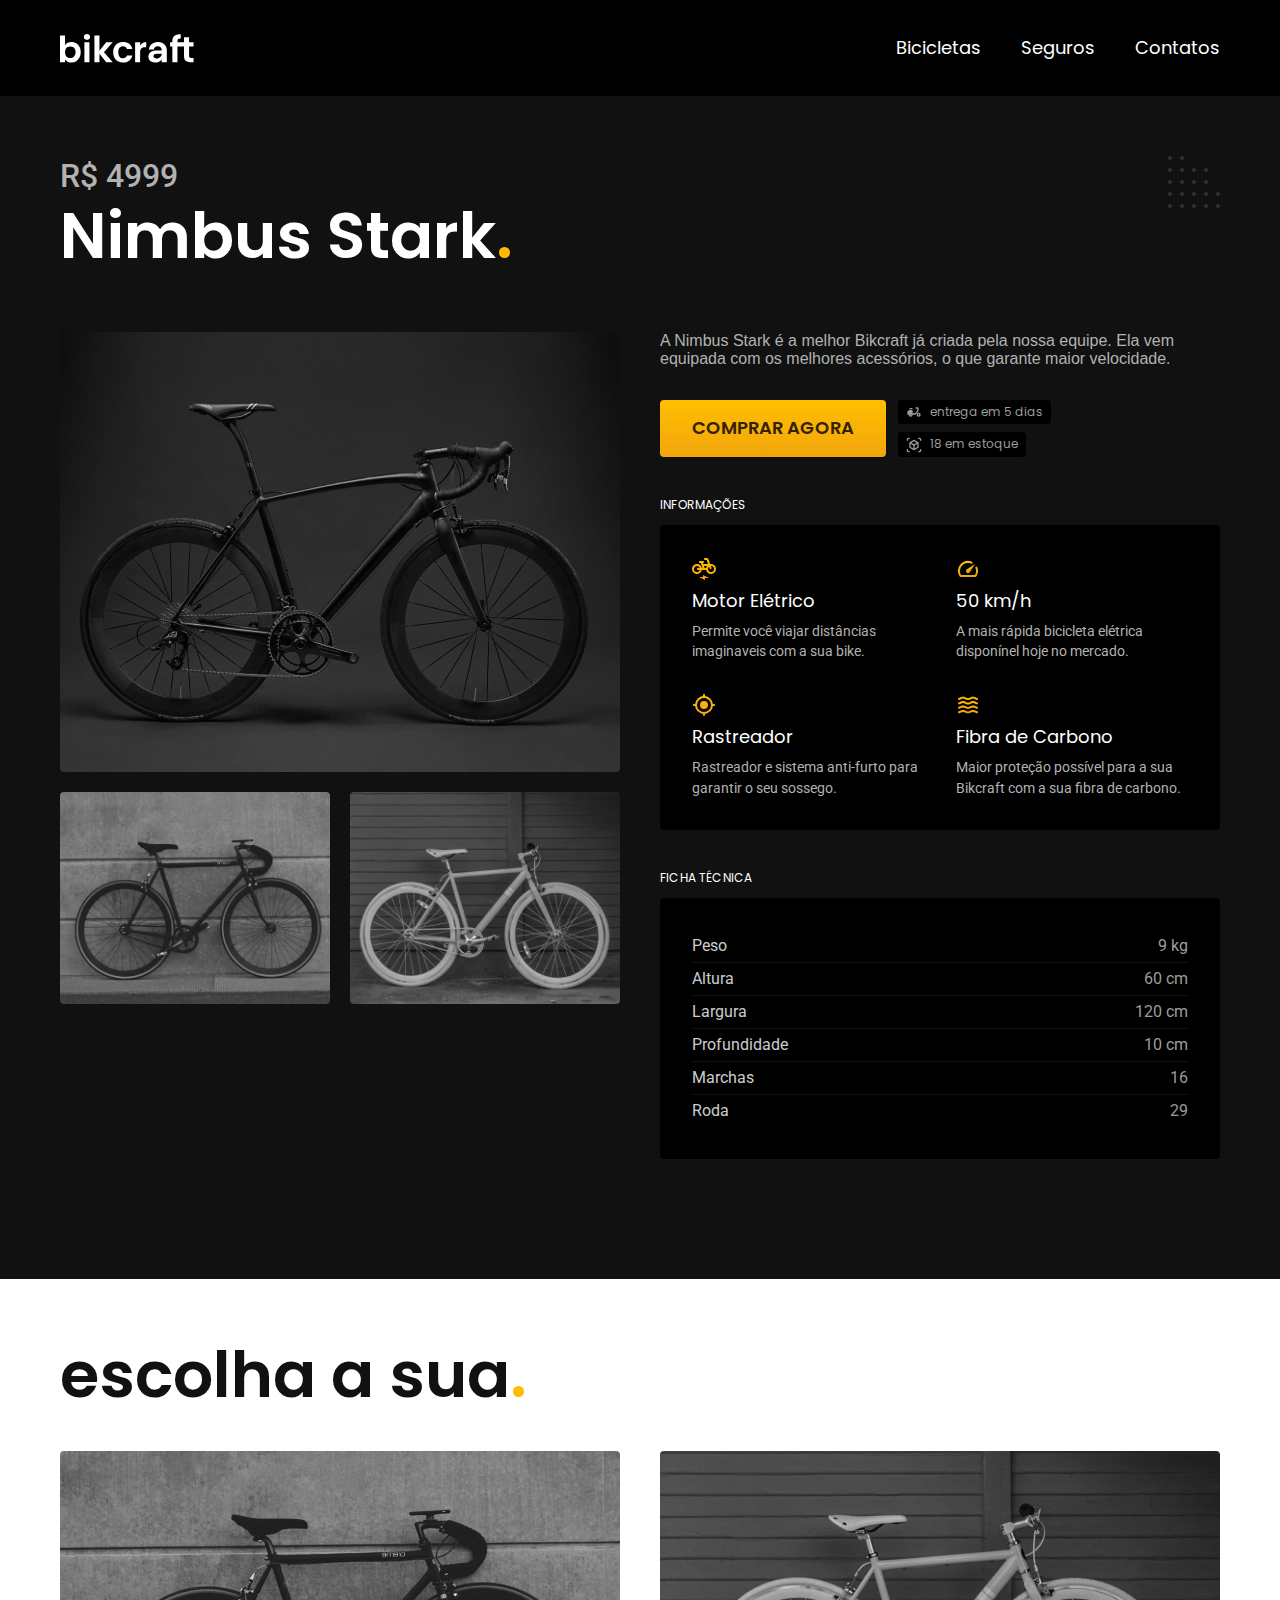
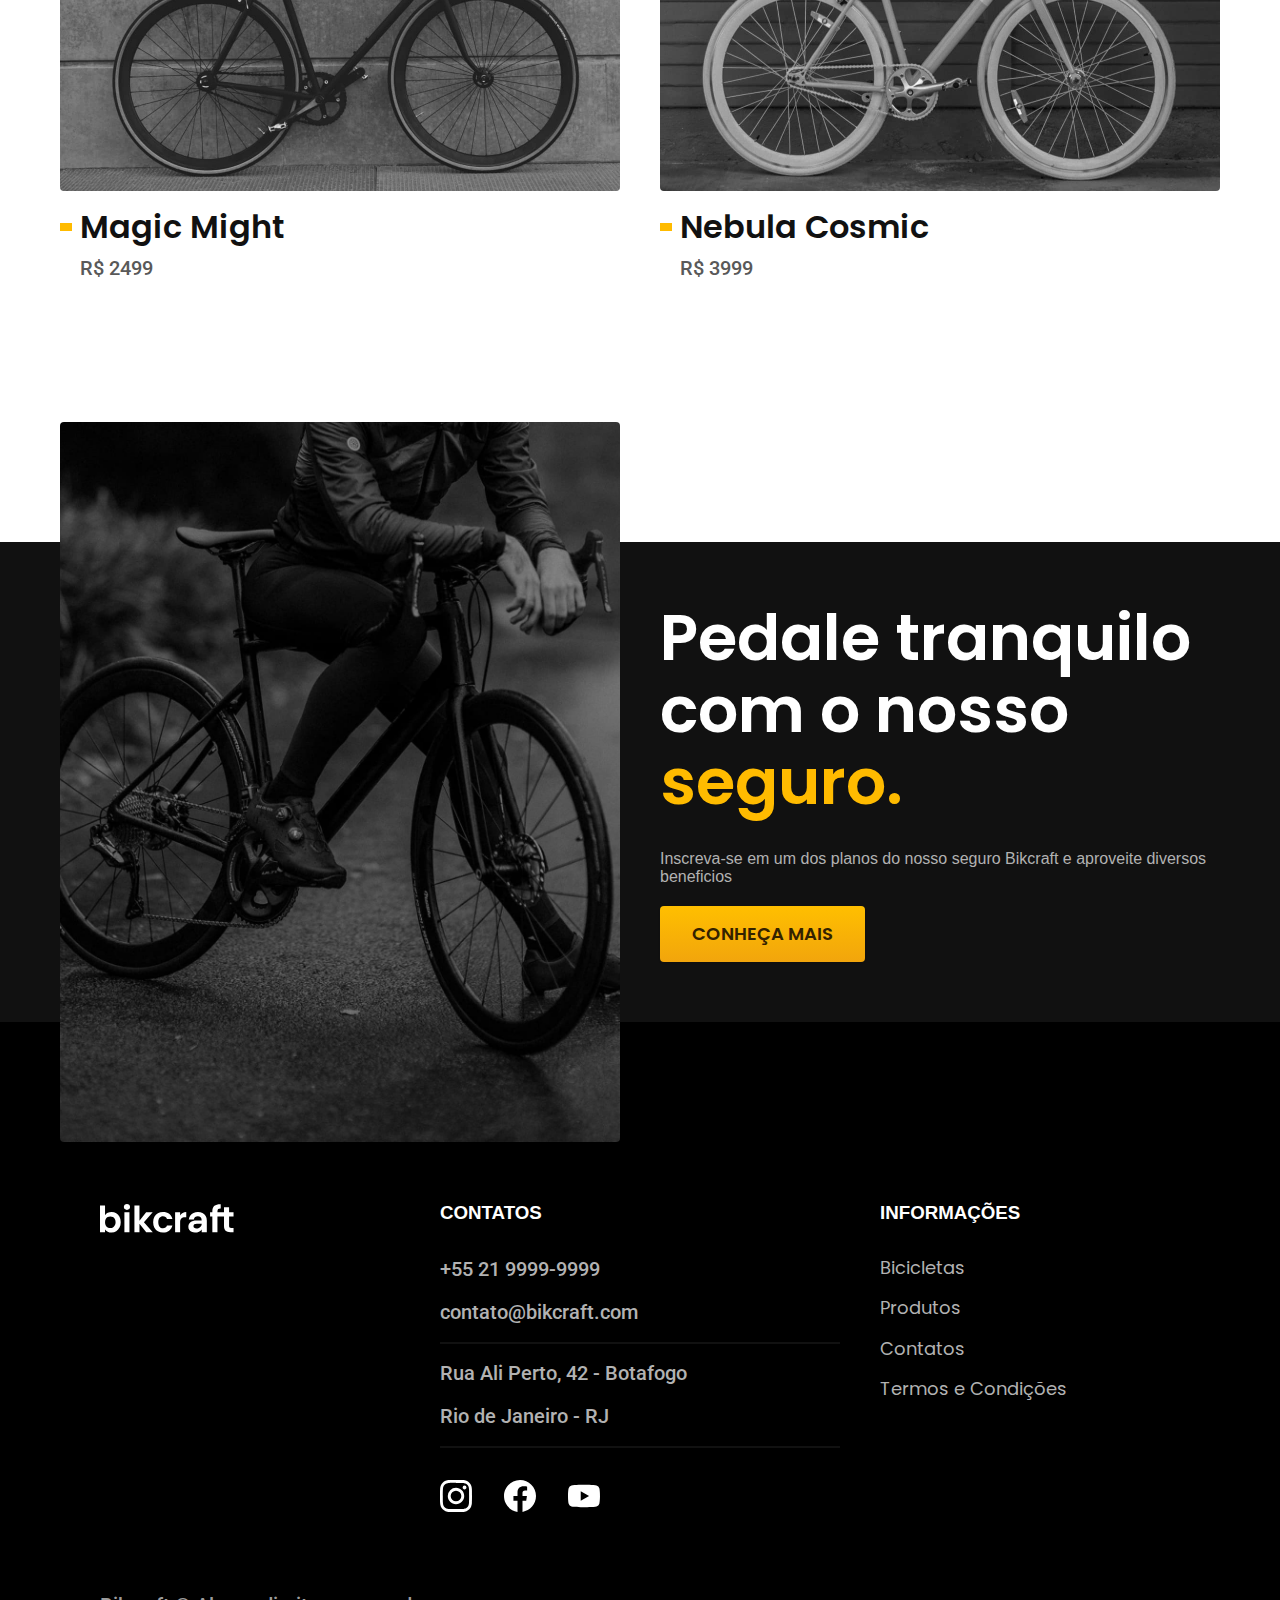
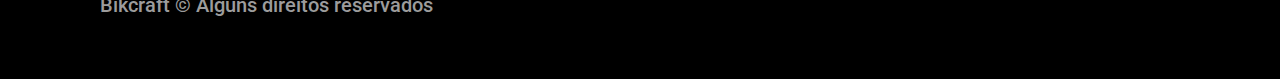
<file: Bicicletas/nimbus.html>
<!DOCTYPE html>
<html lang="pt-br">

<head>
  <meta charset="UTF-8">
  <meta http-equiv="X-UA-Compatible" content="IE=edge">
  <meta name="viewport" content="width=device-width, initial-scale=1.0">
  <title>Nimbus | Bikcraft</title>
  <meta name="description" content="Termos e Condições.">
  <link rel="icon" href="/favicon.svg" type="image/svg+xml">
  <link rel="stylesheet" href="../css/style.min.css">
  <link rel="preconnect" href="https://fonts.googleapis.com">
  <link rel="preconnect" href="https://fonts.gstatic.com" crossorigin>
  <link href="https://fonts.googleapis.com/css2?family=Merriweather:ital,wght@1,900&family=Poppins:wght@400;600&family=Roboto:wght@400;500&display=swap" rel="stylesheet">
  <script>document.documentElement.classList.add('js');</script>
</head>

<body id="bicicleta">
  <header class="header-bg">
    <div class="header container">
      <a href="../"><img src="../img/bikcraft.svg" alt="Bikcraft"></a>
      <nav aria-label="primaria">
        <ul class="header-menu font-1-m cor-0">
          <li><a href="../bicicletas.html">Bicicletas</a></li>
          <li><a href="../seguros.html">Seguros</a></li>
          <li><a href="../contatos.html">Contatos</a></li>
        </ul>
      </nav>
    </div>
  </header>

  <main class="titulo-bg">
    <div>
      <div class="titulo container">
        <p class="font-2-xl cor-5">R$ 4999</p>
        <h1 class="font-1-xxl cor-0">Nimbus Stark<span class="cor-p1">.</span></h1>
      </div>
    </div>
    <div class="bicicleta container">
      <div class="bicicleta-imagens">
        <img src="../img/bicicleta/nimbus1.jpg" alt="Bicicleta preta">
        <img src="../img/bicicleta/nimbus2.jpg" alt="Bicicleta preta">
        <img src="../img/bicicleta/nimbus3.jpg" alt="Bicicleta branca">
      </div>
      <div class="bicicleta-conteudo">
        <p class="font-2-1 cor-5"> A Nimbus Stark é a melhor Bikcraft já criada pela nossa equipe. Ela vem equipada com os melhores acessórios, o que garante maior velocidade.</p>
        <div class="bicicleta-comprar">
          <a class="botao" href="../orcamento.html?tipo=bikcraft&produto=nimbus">Comprar Agora</a>
          <span class="font-1-xs cor-6"><img src="../img/icones/entrega.svg" alt="">entrega em 5 dias</span>
          <span class="font-1-xs cor-6"><img src="../img/icones/estoque.svg" alt="">18 em estoque</span>
        </div>

        <h2 class="font-1-xs cor-0">Informações</h2>
        <ul class="bicicleta-informacoes">
          <li>
            <img src="../img/icones/eletrica.svg" alt="">
            <h3 class="font-1-m cor-0">Motor Elétrico</h3>
            <p class="font-2-xs cor-5">Permite você viajar distâncias imaginaveis com a sua bike.</p>
          </li>
          <li>
            <img src="../img/icones/velocidade.svg" alt="">
            <h3 class="font-1-m cor-0">50 km/h</h3>
            <p class="font-2-xs cor-5">A mais rápida bicicleta elétrica disponínel hoje no mercado.</p>
          </li>
          <li>
            <img src="../img/icones/rastreador.svg" alt="">
            <h3 class="font-1-m cor-0">Rastreador</h3>
            <p class="font-2-xs cor-5">Rastreador e sistema anti-furto para garantir o seu sossego.</p>
          </li>
          <li>
            <img src="../img/icones/carbono.svg" alt="">
            <h3 class="font-1-m cor-0">Fibra de Carbono</h3>
            <p class="font-2-xs cor-5">Maior proteção possível para a sua Bikcraft com a sua fibra de carbono.</p>
          </li>
        </ul>
        <h2 class="font-1-xs cor-0">Ficha Técnica</h2>
        <ul class="bicicleta-ficha font-2-s cor-4">
          <li>Peso <span>9 kg</span></li>
          <li>Altura <span> 60 cm</span></li>
          <li>Largura <span>120 cm</span></li>
          <li>Profundidade <span>10 cm</span></li>
          <li>Marchas <span>16</span></li>
          <li>Roda <span>29</span></li>
        </ul>
      </div>
    </div>
  </main>

  <article class="bicicletas-lista container">
    <h2 class="font-1-xxl">escolha a sua<span class="cor-p1">.</span></h2>
    <ul>
      <li>
        <a href="./magic.html">
          <img src="../img/bicicletas/magic.jpg" alt="Bicicleta preta">
          <h3 class="font-1-xl">Magic Might</h3>
          <span class="font-2-m cor-8">R$ 2499</span>
        </a>
      </li>

      <li>
        <a href="./nebula.html">
          <img src="../img/bicicletas/nebula.jpg" alt="Bicicleta preta">
          <h3 class="font-1-xl">Nebula Cosmic</h3>
          <span class="font-2-m cor-8">R$ 3999</span>
        </a>
      </li>

    </ul>
  </article>

  <article class="seguro-bg">
    <div class="seguro container">
      <div class="seguro-imagem">
        <img src="../img/fotos/seguros.jpg" alt="Pessoa parada em cima de uma bicicleta.">
      </div>
      <div class="seguro-conteudo">
        <h2 class="font-1-xxl cor-0">Pedale tranquilo com o nosso <span class="cor-p1">seguro.</span></h2>
        <p class="font-2-1 cor-5">Inscreva-se em um dos planos do nosso seguro Bikcraft e aproveite diversos beneficios</p>
        <a class="botao" href="../seguros.html">Conheça Mais</a>
      </div>
    </div>
  </article>

  <footer class="footer-bg">
    <div class="footer-container">
      <img class="img" src="../img/bikcraft.svg" alt="Bikcraft">
      <div class="footer-contato">
        <h3 class="font-2-1-b cor-0">CONTATOS</h3>
        <ul class="font-2-m cor-5">
          <li><a href="tel:+552199999999">+55 21 9999-9999</a></li>
          <li><a href="mailto:contato@bikcraft.com">contato@bikcraft.com</a></li>
          <li>Rua Ali Perto, 42 - Botafogo</li>
          <li>Rio de Janeiro - RJ</li>
        </ul>

        <div class="footer-redes">
          <a href="./">
            <img src="../img/redes/instagram.svg" alt="Instagram">
          </a>
          <a href="./">
            <img src="../img/redes/facebook.svg" alt="Facebook">
          </a>
          <a href="./">
            <img src="../img/redes/youtube.svg" alt="Youtube">
          </a>
        </div>

      </div>

      <div class="footer-informacoes">
        <h3 class="font-2-1-b cor-0">INFORMAÇÕES</h3>
        <nav>
          <ul class="font-1-m cor-5">
            <li><a href="../bicicletas.html">Bicicletas</a></li>
            <li><a href="../seguros.html">Produtos</a></li>
            <li><a href="../contatos.html">Contatos</a></li>
            <li><a href="..termos.html">Termos e Condições</a></li>
          </ul>
        </nav>
      </div>
      <p class=" footer-copy font-2-m cor-6">Bikcraft © Alguns direitos reservados</p>
    </div>
  </footer>
  <script src="../js/script.js"></script>
</body>

</html>
</file>
<file: css/style.min.css>
body{margin:0;font-family:Arial,Helvetica,sans-serif;color:#111}blockquote,dd,h1,h2,h3,h4,p,ul{margin:0}ul{padding:0;list-style:none}a{text-decoration:none;color:inherit}img{max-width:100%;height:auto;display:block}img[src$=".jpg"]{border-radius:4px}.font-1-xs{font:400 0.75rem/1.35 Poppins,sans-serif}.font-2-xs{font:400 0.875rem/1.43 Roboto,sans-serif}.font-1-s{font:400 1rem/1.5 Poppins,sans-serif}.font-2-s{font:400 1rem/1.5 Roboto,sans-serif}.font-1-m,.font-1-m-b{font:400 1.125rem/1.35 Poppins,sans-serif}.font-1-m-b{font-weight:600}.font-2-m{font:500 1.25rem/1.35 Roboto,sans-serif}.font-1-l{font:400 1.5rem/1.5 Poppins,sans-serif}.font-2-l,.font-2-l-b{font:400 1.5rem/1.5 Roboto,sans-serif}.font-2-l-b{font-weight:500;letter-spacing:.015em;text-transform:uppercase}.font-1-xl{font:600 2rem/1.25 Poppins,sans-serif}.font-2-xl{font:500 2rem/1.25 Roboto,sans-serif}.font-1-xxl{font:600 4rem/1.125 Poppins,sans-serif}.font-2-xs{font:400 0.875rem/1.43 Roboto,sans-serif}@media (max-width:1200px){.font-1-xxl{font-size:3rem}.font-2-l,.font-2-l-b{font-size:1.125rem}}@media (max-width:800px){.font-1-xxl{font-size:2rem}.font-1-xl,.font-2-xl{font-size:1.5rem}}:root{--cor-0:#ffffff;--cor-1:#f7f7f7;--cor-2:#ededed;--cor-3:#dedede;--cor-4:#cccccc;--cor-5:#b2b2b2;--cor-6:#9c9c9c;--cor-7:#717171;--cor-8:#595959;--cor-9:#404040;--cor-10:#2e2e2e;--cor-11:#111111;--cor-12:#000000;--cor-p1:#ffbb00;--cor-p2:#e4a30b;--cor-p3:#a66f00;--cor-p4:#664400;--cor-p5:#332200}.cor-0{color:var(--cor-0)}.cor-1{color:var(--cor-1)}.cor-2{color:var(--cor-2)}.cor-3{color:var(--cor-3)}.cor-4{color:var(--cor-4)}.cor-5{color:var(--cor-5)}.cor-6{color:var(--cor-6)}.cor-7{color:var(--cor-7)}.cor-8{color:var(--cor-8)}.cor-9{color:var(--cor-9)}.cor-10{color:var(--cor-10)}.cor-11{color:var(--cor-11)}.cor-12{color:var(--cor-12)}.cor-p1{color:var(--cor-p1)}.cor-p2{color:var(--cor-p2)}.cor-p3{color:var(--cor-p3)}.cor-p4{color:var(--cor-p4)}.cor-p5{color:var(--cor-p5)}.js .fadeInDown{transform:translate3d(0,-20px,0)}.js .fadeInUp{transform:translate3d(0,20px,0)}.js .fadeInRight{transform:translate3d(20px,0,0)}.js .fadeInLeft{transform:translate3d(-20px,0,0)}.js [data-anime]{opacity:0}.js .anime{opacity:1;transform:none;transition:transform .8s,opacity .8s}.header-bg{background-color:var(--cor-12)}.header{display:flex;flex-wrap:wrap;gap:20px;justify-content:space-between;align-items:center;padding-top:20px;padding-bottom:20px}.header-menu{display:flex;flex-wrap:wrap;gap:40px}.header-menu a{display:inline-block;padding:16px 0;position:relative}.header-menu a:after{content:"";display:block;height:2px;width:0;background:var(--cor-0);margin-top:4px;transition:.3s;position:absolute}.header-menu a.ativo::after,.header-menu a:hover::after{width:100%}@media (max-width:800px){.header-menu{gap:20px}.header-menu a{background:var(--cor-11);padding:12px 16px;border-radius:4px}.header-menu a:hover{background-color:var(--cor-10)}.header a:after{display:none}}@media (max-width:600px){.header-menu{gap:12px}.header-menu a{padding:8px 12px;font-size:14px}}.footer-bg{background-color:var(--cor-12)}.footer-container{display:grid;grid-template-columns:3fr 3fr 3fr;gap:40px;padding-top:60px;padding-bottom:60px}.img{margin-left:100px}.footer-contato h3{margin-bottom:32px}.footer-contato ul{margin-bottom:32px}.footer-contato li{margin-bottom:16px}.footer-contato li:nth-child(2n):after{content:"";display:block;max-width:360%;height:2px;background:var(--cor-11);margin-top:16px;margin-bottom:16px}.footer-informacoes h3{margin-bottom:32px}.footer-informacoes ul{margin-bottom:32px}.footer-informacoes li{margin-bottom:16px}.footer-redes{display:flex;gap:32px}.footer-informacoes a:hover{color:var(--cor-0)}.footer-contato a:hover{color:var(--cor-0)}.footer-copy{grid-column:1/-1;margin-top:40px;margin-left:100px}@media (max-width:800px){.footer>img{display:none}.footer{grid-template-columns:1fr 1fr}}@media (max-width:700px){.img{display:none}}@media (max-width:600px){.footer{grid-template-columns:1fr;gap:60px}.footer-copy{margin:0}}.container{box-sizing:border-box;max-width:1200px;padding-left:20px;padding-right:20px;margin-left:auto;margin-right:auto}.botao{padding:16px 32px;display:inline-block;background:linear-gradient(#ffbf00,#f2a50c);border-radius:4px;box-shadow:0 1px 2px rgba(0,0,0,.1);text-transform:uppercase;color:var(--cor-p5);font:600 1.125rem/1.35 Poppins,sans-serif;max-width:max-content;border:none;cursor:pointer}.botao:hover{background:linear-gradient(#ffb60d,#e59317)}.botao.secundario{background:var(--cor-10);color:var(--cor-2)}.botao.secundario:hover{background:var(--cor-9)}.botao.seta{display:flex;align-items:center}.botao.seta::after{content:"";display:inline-block;width:18px;height:10px;margin-left:12px;background:url("/img/icones/seta.svg");transition:transform .2s}.botao.seta:hover::after{transform:translateX(4px)}@media (max-width:600px){.botao{padding:12px 16px;font-size:1rem}}.link{display:inline-block;color:var(--cor-p1);font:500 1.5rem/1.5 Poppins,sans-serif;text-transform:uppercase}.link::after{content:"";display:block;width:100%;height:4px;background-color:currentColor}.link:hover{color:var(--cor-0)}.titulo-bg{padding-top:60px;padding-bottom:60px;background-color:var(--cor-11)}.titulo{background:url("../img/dec/top-right.svg") no-repeat top right 20px}.titulo p{margin-bottom:4px}@media (max-width:800px){.titulo-bg{padding-top:40px;padding-bottom:40px}.titulo p{font-size:1rem;text-transform:lowercase;font-weight:400}}.form{display:grid;grid-template-columns:1fr 1fr;gap:20px}.form label{display:block;font:400 1rem/1.5 Poppins,sans-serif;margin-bottom:4px}.form .col-2{grid-column:span 2}.form input[type=email],.form input[type=text],.form textarea{font:400 1rem/1.5 Roboto,sans-serif;background:var(--cor-2);border:1px solid var(--cor-2);padding:12px;border-radius:4px;width:100%;box-sizing:border-box}.form input[type=email]:focus,.form input[type=text]:focus,.form textarea:focus{outline:0;border-color:var(--cor-p1);background:var(--cor-0);box-shadow:0 0 0 2px #fea}@media (max-width:600px){.form{grid-template-columns:1fr}.form .col-2{grid-column:1}}.introducao-bg{background:var(--cor-12) url("../img/dec/bottom-left.svg") no-repeat bottom 160px left 20px;box-shadow:inset 0 -120px var(--cor-0)}.introducao{display:grid;grid-template-columns:1fr 1fr;gap:0 40px}.introducao-conteudo{align-self:end;padding-bottom:200px}.introducao img{width:100%;height:100%;object-fit:cover;border-radius:4px}.introducao h1{margin-bottom:32px}.introducao p{margin-bottom:20px}@media (max-width:800px){.introducao-bg{background:var(--cor-11);padding-top:40px;box-shadow:inset 0 -60px #fff}.introducao{grid-template-columns:1fr;gap:32px}.introducao-conteudo{padding-bottom:0}.introducao h1{margin-bottom:16px}.introducao img{height:300px;width:100%}}.tecnologia-bg{background-color:var(--cor-11);box-shadow:inset 0 80px var(--cor-0),inset 0 -80px var(--cor-0)}.tecnologia{display:grid;grid-template-columns:1fr 1fr;gap:40px}.tecnologia-imagem img{width:100%;height:100%;object-fit:cover;object-position:left}.tecnologia-conteudo{padding-top:160px;padding-bottom:160px}.tecnologia-conteudo>span{display:block;margin-bottom:20px}.tecnologia-conteudo h2{margin-bottom:32px}.tecnologia-conteudo>p{margin-bottom:20px}.tecnologia a{margin-bottom:80px}.tecnologia-vantagens{display:flex;gap:40px}.tecnologia-vantagens h3{margin-bottom:8px;width:max-content}.tecnologia-vantagens img{width:24px;margin-bottom:8px}@media (max-width:800px){.tecnologia-bg{box-shadow:initial}.tecnologia{grid-template-columns:1fr}.tecnologia-conteudo{padding-top:60px;padding-bottom:60px}.tecnologia-imagem{display:none}.tecnologia a{margin-bottom:60px}}@media (max-width:600px){.tecnologia-vantagens{flex-direction:column}}.parceiros{padding-top:60px;padding-bottom:120px}.parceiros h2{margin-bottom:60px}.parceiros ul{padding:0 20px;max-width:1400px;display:grid;grid-template-columns:repeat(4,1fr);margin:0 auto}.parceiros li{display:flex;padding:32px;border-left:2px solid var(--cor-2)}.parceiros img{margin:auto}.parceiros li:first-child,.parceiros li:nth-child(5){border:none}.parceiros li:nth-child(n+5){border-top:2px solid var(--cor-2)}@media (max-width:800px){.parceiros{padding-bottom:60px}.parceiros li{display:flex;padding:20px}.parceiros h2{margin-bottom:20px}.parceiros ul{grid-template-columns:repeat(2,1fr)}.parceiros li:nth-child(n+3){border-top:2px solid var(--cor-2)}.parceiros li:nth-child(odd){border-left:none}}.depoimento{display:grid;grid-template-columns:1fr 1fr;background-color:var(--cor-p1);overflow:hidden}.depoimento img{width:100%;height:100%;object-fit:cover;border-radius:0}.depoimento-conteudo{padding:40px 40px 80px 80px;align-self:end;background:url("../img/dec/bottom-right-p.svg") no-repeat bottom 40px right 40px}.depoimento-conteudo p{max-width:32ch;font-family:Merriweather,serif;font-style:italic;font-weight:900;margin-bottom:32px;position:relative}.depoimento p::after,.depoimento p::before{font-size:5rem;color:var(--cor-p2);position:absolute}.depoimento p::before{content:"“";left:-50px;top:-20px}.depoimento p::after{content:"”"}@media (min-width:1200px){.depoimento img{max-height:520px}}@media (max-width:800px){.depoimento{grid-template-columns:1fr;text-align:center}.depoimento-conteudo{padding:40px 20px;justify-self:center}}.bicicletas-lista{padding-top:60px;padding-bottom:120px}.bicicletas-lista h2{margin-bottom:40px}.bicicletas-lista ul{display:flex;gap:40px;padding:0 20px 20px 20px;max-width:1400px;margin-left:auto;margin-right:auto;overflow-x:auto;-webkit-overflow-scrolling:touch}#bicicleta .bicicletas-lista ul{padding:0 0 20px 0}.bicicletas-lista li{flex:1;min-width:280px}.bicicletas-lista a{display:block}.bicicletas-lista img{margin-bottom:16px}.bicicletas-lista h3{margin-bottom:8px;display:flex;align-items:center}.bicicletas-lista h3::before{content:"";display:inline-block;height:8px;width:12px;margin-right:8px;background-color:var(--cor-p1);transition:width .2s}.bicicletas-lista a:hover h3::before{width:24px}.bicicletas-lista li span{padding-left:20px}@media (max-width:800px){.bicicletas-lista{padding-bottom:60px}.bicicletas-lista ul{gap:20px}}.bicicletas-bg:nth-child(3){background-image:linear-gradient(to right,var(--cor-0) 30%,var(--cor-11) 0)}.bicicletas{display:grid;grid-template-columns:1fr 1fr;gap:40px;padding-top:60px;padding-bottom:60px;background:url("../img/dec/top-right.svg") no-repeat top 40px right 20px}.bicicletas-imagem{display:grid}.bicicletas-imagem img{grid-area:1/1}.bicicletas-imagem span{grid-area:1/1;place-self:start end;margin-top:20px;background:var(--cor-12);display:inline-block;padding:8px 16px 8px 8px;border-radius:4px 0 0 4px}.bicicletas-conteudo{display:grid;grid-template-columns:1fr auto;align-content:start}.bicicletas-conteudo h2,.bicicletas-conteudo p{grid-column:1/-1}.bicicletas-conteudo h2{margin-bottom:20px}.bicicletas-conteudo h2::before{content:"";display:block;width:12px;height:8px;background-color:var(--cor-p1);margin-bottom:8px}.bicicletas-conteudo p{margin-bottom:32px}.bicicletas a{place-self:end}.bicicletas li{display:flex;align-items:center}.bicicletas ul{display:grid;gap:16px}.bicicletas-conteudo img{width:24px;margin-right:8px}@media (max-width:800px){.bicicletas-bg:nth-child(3){background:var(--cor-11)}.bicicletas{grid-template-columns:1fr;gap:20px;padding-top:40px;padding-bottom:40px}}@media (max-width:600px){.bicicletas-conteudo{grid-template-columns:1fr}.bicicletas ul{font-size:1rem;grid-template-columns:1fr 1fr;margin-bottom:32px}.bicicletas a{place-self:start}}.bicicleta{display:grid;grid-template-columns:1fr 1fr;align-items:start;gap:40px;padding-top:60px;padding-bottom:60px}#bicicleta .titulo p{text-transform:uppercase}.bicicleta-imagens{display:flex;flex-wrap:wrap;gap:20px}.bicicleta-imagens img{flex:1;min-width:200px}.bicicleta-imagens img:first-child{min-width:100%}.bicicleta-conteudo>p{margin-bottom:32px}.bicicleta-comprar{display:grid;grid-template-columns:max-content auto;align-items:center;justify-items:start;gap:8px 12px;margin-bottom:40px}.bicicleta-comprar a{grid-row:span 2}.bicicleta-comprar span{display:flex;align-items:center;background-color:var(--cor-12);gap:8px;padding:4px 8px;border-radius:4px}.bicicleta-conteudo h2{text-transform:uppercase;letter-spacing:.015em;margin-bottom:12px}.bicicleta-ficha,.bicicleta-informacoes{padding:32px;background-color:var(--cor-12);border-radius:4px}.bicicleta-informacoes{margin-bottom:40px;display:grid;grid-template-columns:1fr 1fr;gap:32px}.bicicleta-informacoes img{width:24px;margin-bottom:8px}.bicicleta-informacoes h3{margin-bottom:8px}.bicicleta-ficha li{padding:4px 0;display:flex;justify-content:space-between;border-bottom:1px solid var(--cor-11)}.bicicleta-ficha li:last-child{border-bottom:none}.bicicleta-ficha span{color:var(--cor-6)}@media (max-width:800px){.bicicleta{grid-template-columns:1fr;padding-top:40px;padding-bottom:40px}.bicicleta-imagens{grid-row:2}}@media (max-width:400px){.bicicleta-informacoes{grid-template-columns:1fr}.bicicleta-comprar{grid-template-columns:1fr}}.seguro-bg{background-color:var(--cor-11);box-shadow:inset 0 120px var(--cor-0),inset 0 -120px var(--cor-12)}.seguro{display:grid;grid-template-columns:1fr 1fr;gap:40px}.seguro-imagem img{width:100%;height:100%;object-fit:cover}.seguro-conteudo{padding-top:180px;padding-bottom:180px}.seguro h2{margin-bottom:32px}.seguro p{margin-bottom:20px}@media (max-width:800px){.seguro-bg{box-shadow:inset 0 -60px var(--cor-12)}.seguro{grid-template-columns:1fr}.seguro-conteudo{grid-row:1;padding-top:40px;padding-bottom:0}}.seguros-bg{background:var(--cor-11)}.seguros{padding-top:60px;padding-bottom:60px;display:grid;grid-template-columns:1fr 1fr;gap:40px;align-items:center}#seguros .seguros{padding-top:0}.seguros h2{grid-column:1/-1}.seguros-item{background-color:var(--cor-12);padding:32px 32px 32px 60px;display:grid;grid-template-columns:1fr auto;border-radius:4px}.seguros-item h3{margin-bottom:40px}.seguros-item span{grid-column:2;display:block;text-align:right}.seguros-item ul{grid-column:1/-1;margin-bottom:32px}.seguros-item li{display:flex;align-items:center;position:relative}.seguros-item li+li{margin-top:20px}.seguros-item li::before{content:"";display:inline-block;width:13px;height:9px;background-image:url("../img/icones/lista.svg");position:absolute;left:-21px}.seguros-item a{grid-column:1/-1}@media (max-width:800px){.seguros{grid-template-columns:1fr}}.vantagens-bg{background-color:var(--cor-12)}.vantagens{padding-top:120px;padding-bottom:120px}.vantagens h2{margin-bottom:60px}.vantagens ul{display:grid;grid-template-columns:repeat(auto-fit,minmax(280px,max-content));gap:40px 80px}.vantagens h3,.vantagens img{margin-bottom:8px}@media (max-width:800px){.vantagens{padding-top:60px;padding-bottom:60px}.vantagens h2{margin-bottom:40px}.vantagens ul{gap:20px}}.perguntas{margin-top:120px;margin-bottom:120px}.perguntas h2{margin-bottom:60px}.perguntas dl>div{padding:20px;border-radius:4px}.perguntas dl>div:nth-child(odd){background-color:var(--cor-1)}.perguntas button{display:grid;grid-template-columns:auto 1fr auto;align-items:center;gap:8px;cursor:pointer;border:none;background:0 0;width:100%;text-align:left}.perguntas button::before{content:"";display:inline-block;width:12px;height:8px;background-color:var(--cor-p1)}.perguntas button::after{content:"";display:inline-block;width:14px;height:6px;background:url("/img/icones/seta-abrir.svg");transition:.3s}.perguntas button:hover::after,.perguntas button[aria-expanded=true]::after{transform:rotate(180deg)}.js .perguntas dd{display:none}.js .perguntas dd.ativa{display:block}.perguntas dd{padding-left:20px;padding-top:16px;max-width:80ch}@media (max-width:800px){.perguntas{padding-top:60px;padding-bottom:60px}.perguntas h2{margin-bottom:40px}}#contato{background:linear-gradient(var(--cor-11) 600px,var(--cor-1) 0)}.contato{display:grid;grid-template-columns:5fr 7fr}.contato-dados,.contato-formulario{padding:60px;box-shadow:0 1px rgba(0,0,0,.1)}.contato-dados{border-radius:5px 0 0 5px;background:var(--cor-12) url("../img/dec/bottom-left.svg") no-repeat bottom 20px left 20px}.contato-formulario{border-radius:0 5px 5px 0;background:var(--cor-0) url("../img/dec/bottom-right.svg") no-repeat bottom 20px right 20px}.contato-dados h2{margin-bottom:60px}.contato-endereco{margin-bottom:32px;background:url("../img/icones/local.svg") no-repeat 0 2px;padding-left:28px}.contato-endereco p{margin-bottom:8px}.contato-meios a{display:block;max-width:max-content;margin-bottom:8px;padding-left:28px}.contato-meios a:hover{color:var(--cor-0)}.contato-meios a:first-child{background:url("../img/icones/email.svg") no-repeat 0 2px}.contato-meios a:nth-child(2){margin-bottom:32px}.contato-meios a:nth-child(3){background:url("../img/icones/telefone.svg") no-repeat 0 2px;margin-bottom:60px}.contato-redes{display:flex;gap:32px;padding-left:28px}@media (max-width:800px){.contato{grid-template-columns:1fr}.contato-dados,.contato-formulario{padding:20px}.contato-dados{border-radius:5px 5px 0 0;background:var(--cor-12)}.contato-formulario{border-radius:0 0 5px 5px}.contato-dados h2,.contato-meios a:nth-child(3){margin-bottom:32px}.contato-redes{margin-bottom:12px}}.lojas{display:grid;grid-template-columns:1fr 1fr;gap:0 40px;padding-top:120px;padding-bottom:120px}.lojas h2{grid-column:1/-1;margin-bottom:60px}.lojas img{border-radius:4px 4px 0 0}.lojas-item{border-radius:4px;background:var(--cor-0);box-shadow:0 1px 2px rgba(0,0,0,.1)}.lojas-conteudo{display:grid;grid-template-columns:1fr 1fr;gap:32px 16px;padding:32px}.lojas-conteudo h3,.lojas-tempo{grid-column:1/-1}.lojas-dados{display:grid;gap:8px;border-left:2px solid var(--cor-2);padding-left:12px}.lojas-tempo{display:flex;align-items:center;gap:8px}@media (max-width:800px){.lojas{gap:20px;padding-top:60px;padding-bottom:60px}.lojas h2{margin-bottom:32px}.lojas-conteudo{grid-template-columns:1fr}}@media (max-width:600px){.lojas{grid-template-columns:1fr}}#orcamento{background:linear-gradient(var(--cor-11) 600px,var(--cor-1) 0)}.orcamento{display:grid;grid-template-columns:5fr 7fr;padding-bottom:120px}.orcamento h2{text-transform:uppercase;position:relative;display:flex;align-items:center}.orcamento h2::before{content:"";display:inline-block;width:4px;height:8px;background-color:var(--cor-p1);position:absolute;left:-12px}.orcamento-dados,.orcamento-produto{padding:60px;box-shadow:0 1px 2px rgba(0,0,0,.1)}.orcamento-produto{border-radius:5px 0 0 5px;background:var(--cor-12) url("../img/dec/bottom-right.svg") no-repeat bottom 20px right 20px;display:grid;grid-template-columns:1fr 1fr;gap:20px;align-content:start}.orcamento-produto>*{grid-column:1/-1}.orcamento-produto>label{grid-column:initial}.orcamento-produto label{font:400 1rem/1.5 Poppins,sans-serif;color:var(--cor-4);background-color:var(--cor-10);padding:12px 16px;border-radius:4px;cursor:pointer;display:grid;grid-template-columns:auto 1fr auto;align-items:center;border:1px solid var(--cor-10)}.orcamento-produto input:checked+label{background:var(--cor-0);color:var(--cor-11)}.orcamento-produto label::before{content:"";display:inline-block;box-sizing:border-box;width:12px;height:12px;border:1px solid var(--cor-6);border-radius:50%;margin-right:8px}.orcamento-produto input:checked+::before{border-color:var(--cor-7);box-shadow:inset 0 0 0 3px var(--cor-0),inset 0 0 0 6px var(--cor-7)}.orcamento-produto label:hover{background-color:var(--cor-9);border-color:var(--cor-9)}.orcamento-produto input:focus+label{box-shadow:0 0 0 2px var(--cor-p1);border-color:var(--cor-12)}.orcamento-produto label span{display:none}.orcamento-produto input:checked+label span{display:inline-block}.orcamento-produto input{opacity:0;position:absolute;pointer-events:none}.orcamento-dados{border-radius:0 5px 5px 0;background:var(--cor-0) url("../img/dec/bottom-right.svg") no-repeat bottom 20px right 20px}.orcamento-conteudo{display:none}.orcamento-conteudo h2,.orcamento-dados h2:nth-of-type(n+2){margin-top:20px}#bikcraft:checked~#orcamento-bikcraft,#seguro:checked~#orcamento-seguro{display:grid;gap:20px}.orcamento-detalhes{display:none;background:var(--cor-0);padding:20px;grid-template-columns:1fr 1fr;border-radius:4px;align-items:center}.orcamento-detalhes li{display:flex;align-items:center;margin-bottom:8px}.orcamento-detalhes li img{width:16px;margin-right:8px}.orcamento-produto input:checked+label+.orcamento-detalhes{display:grid}@media (max-width:1200px){.orcamento-dados,.orcamento-produto{padding:32px}}@media (max-width:800px){.orcamento{grid-template-columns:1fr}.orcamento-produto{border-radius:5px 5px 0 0;background:var(--cor-12)}.orcamento-dados{border-radius:0 0 5px 5px}}@media (max-width:400px){.orcamento-produto{grid-template-columns:1fr}}.termos{padding-top:80px;padding-bottom:80px}.termos h2{font-weight:600;margin-bottom:20px}.termos p+h2{margin-top:40px}.termos p{max-width:75ch;margin-bottom:24px}
</file>
